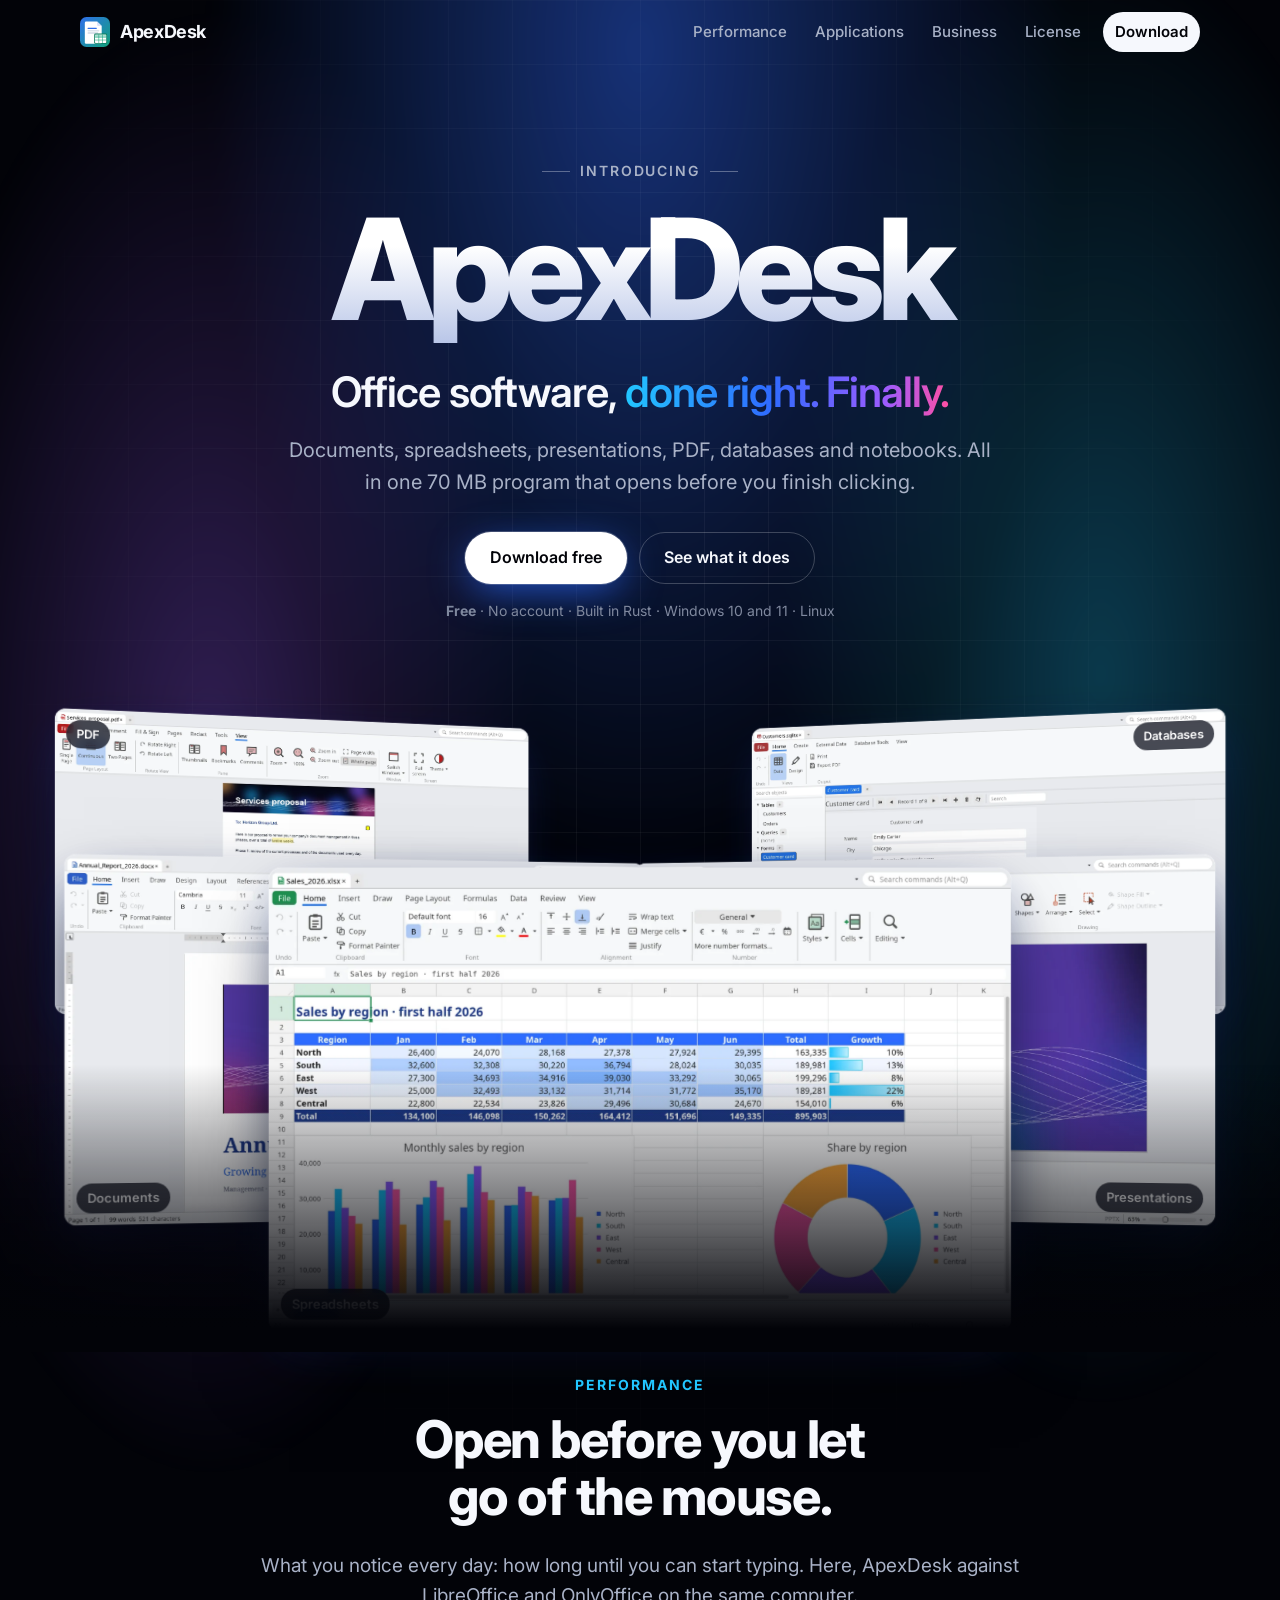
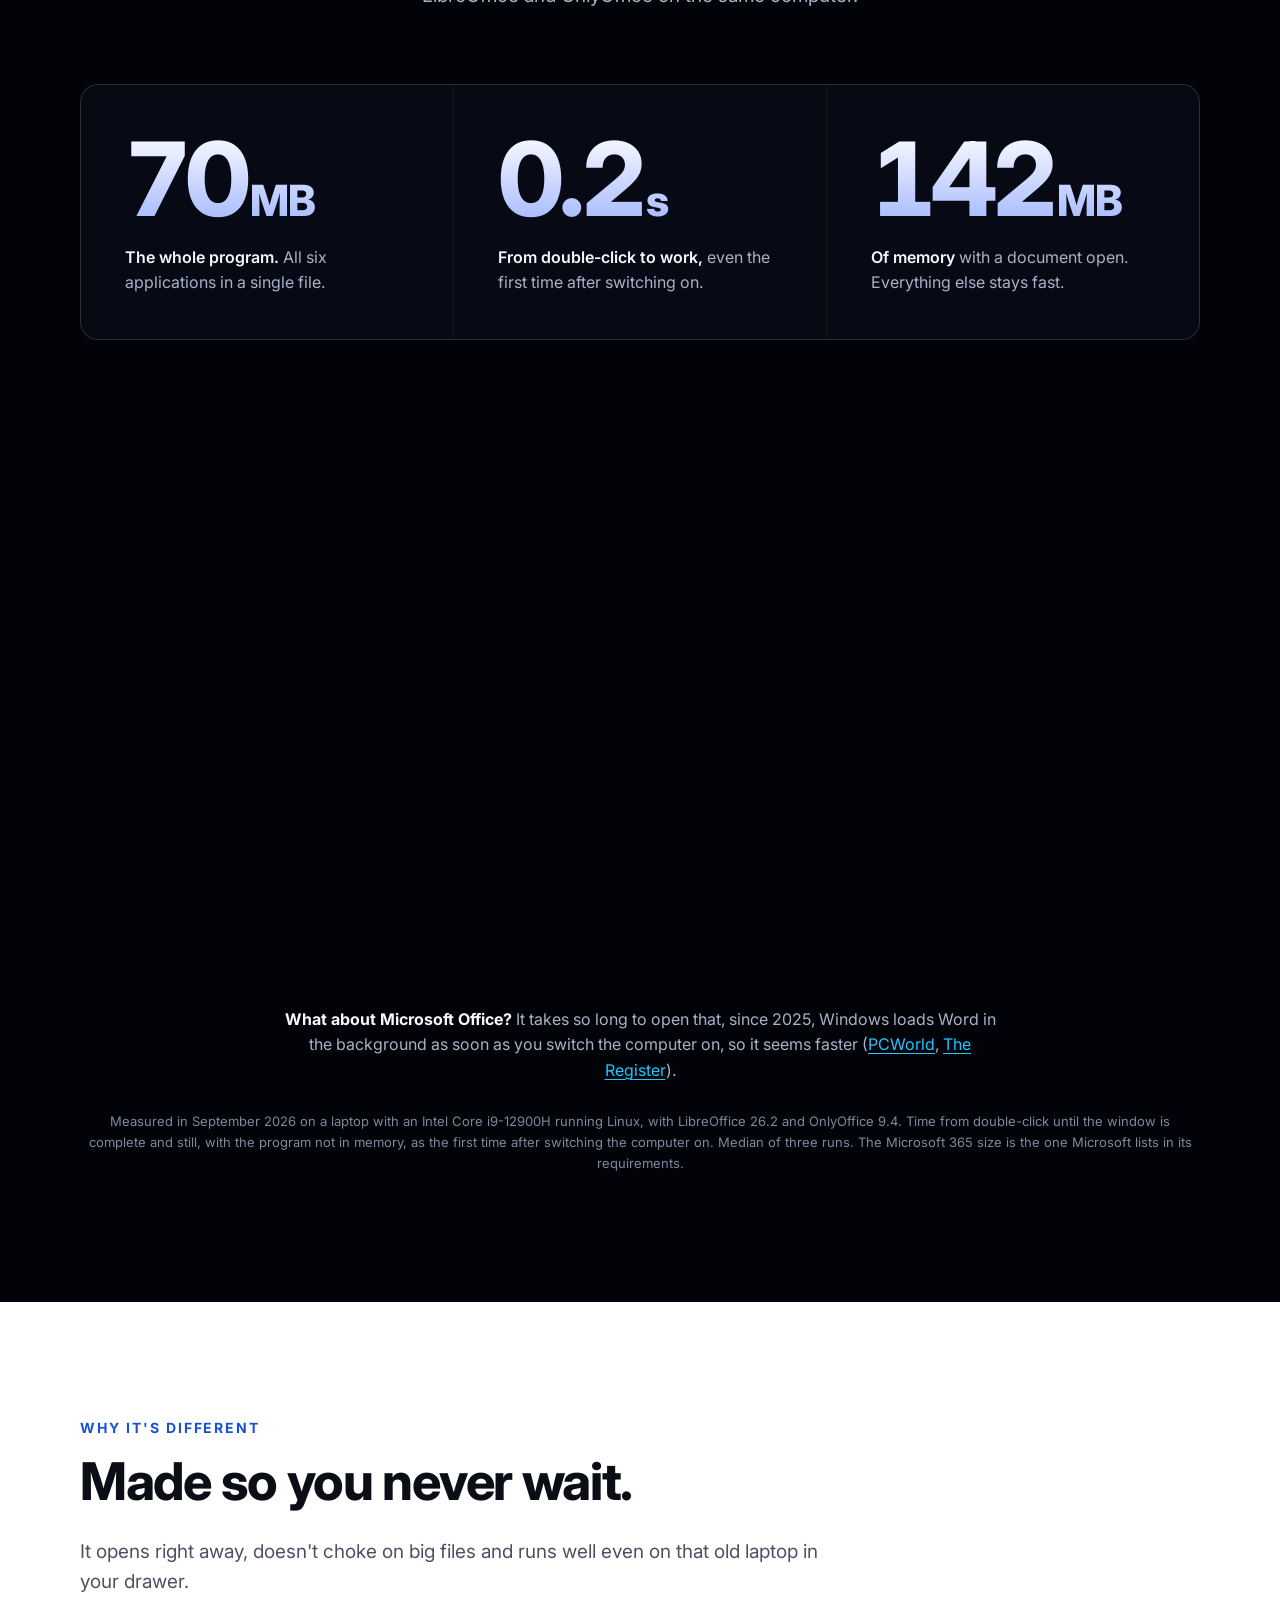
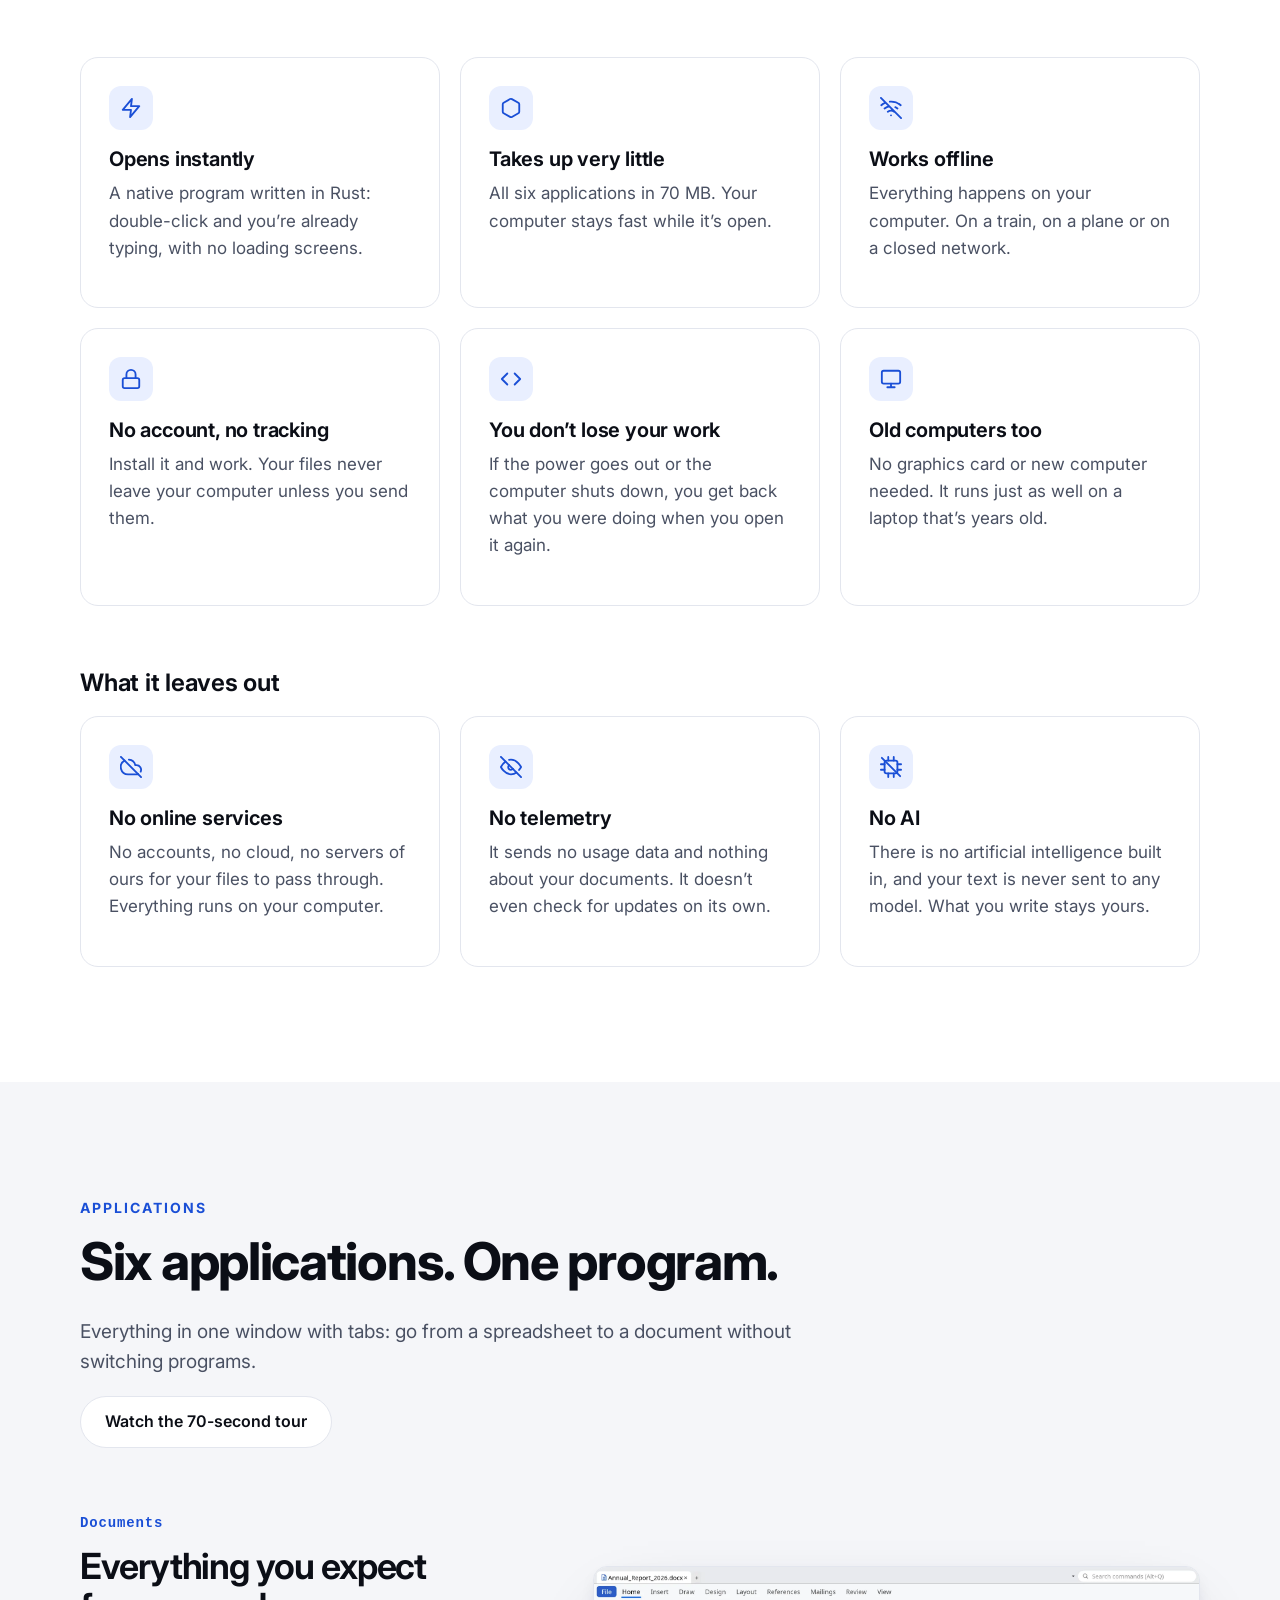
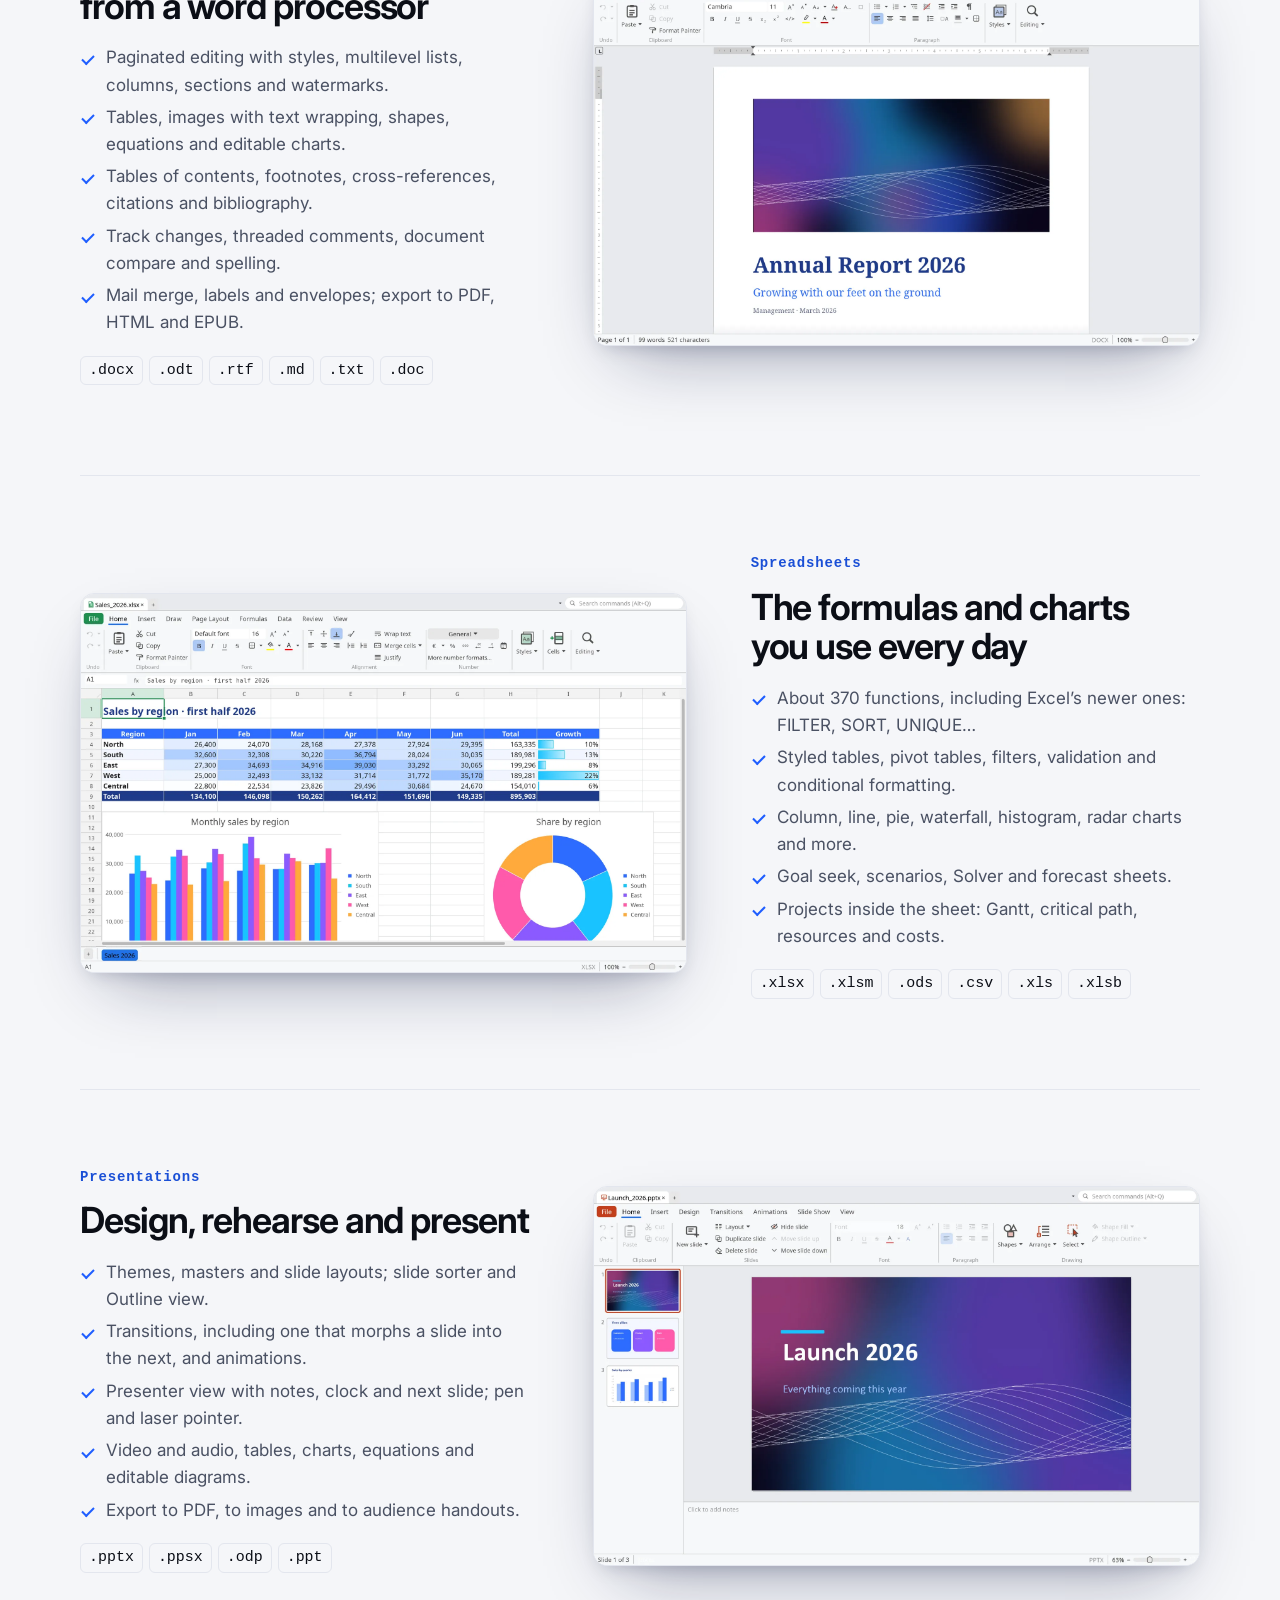
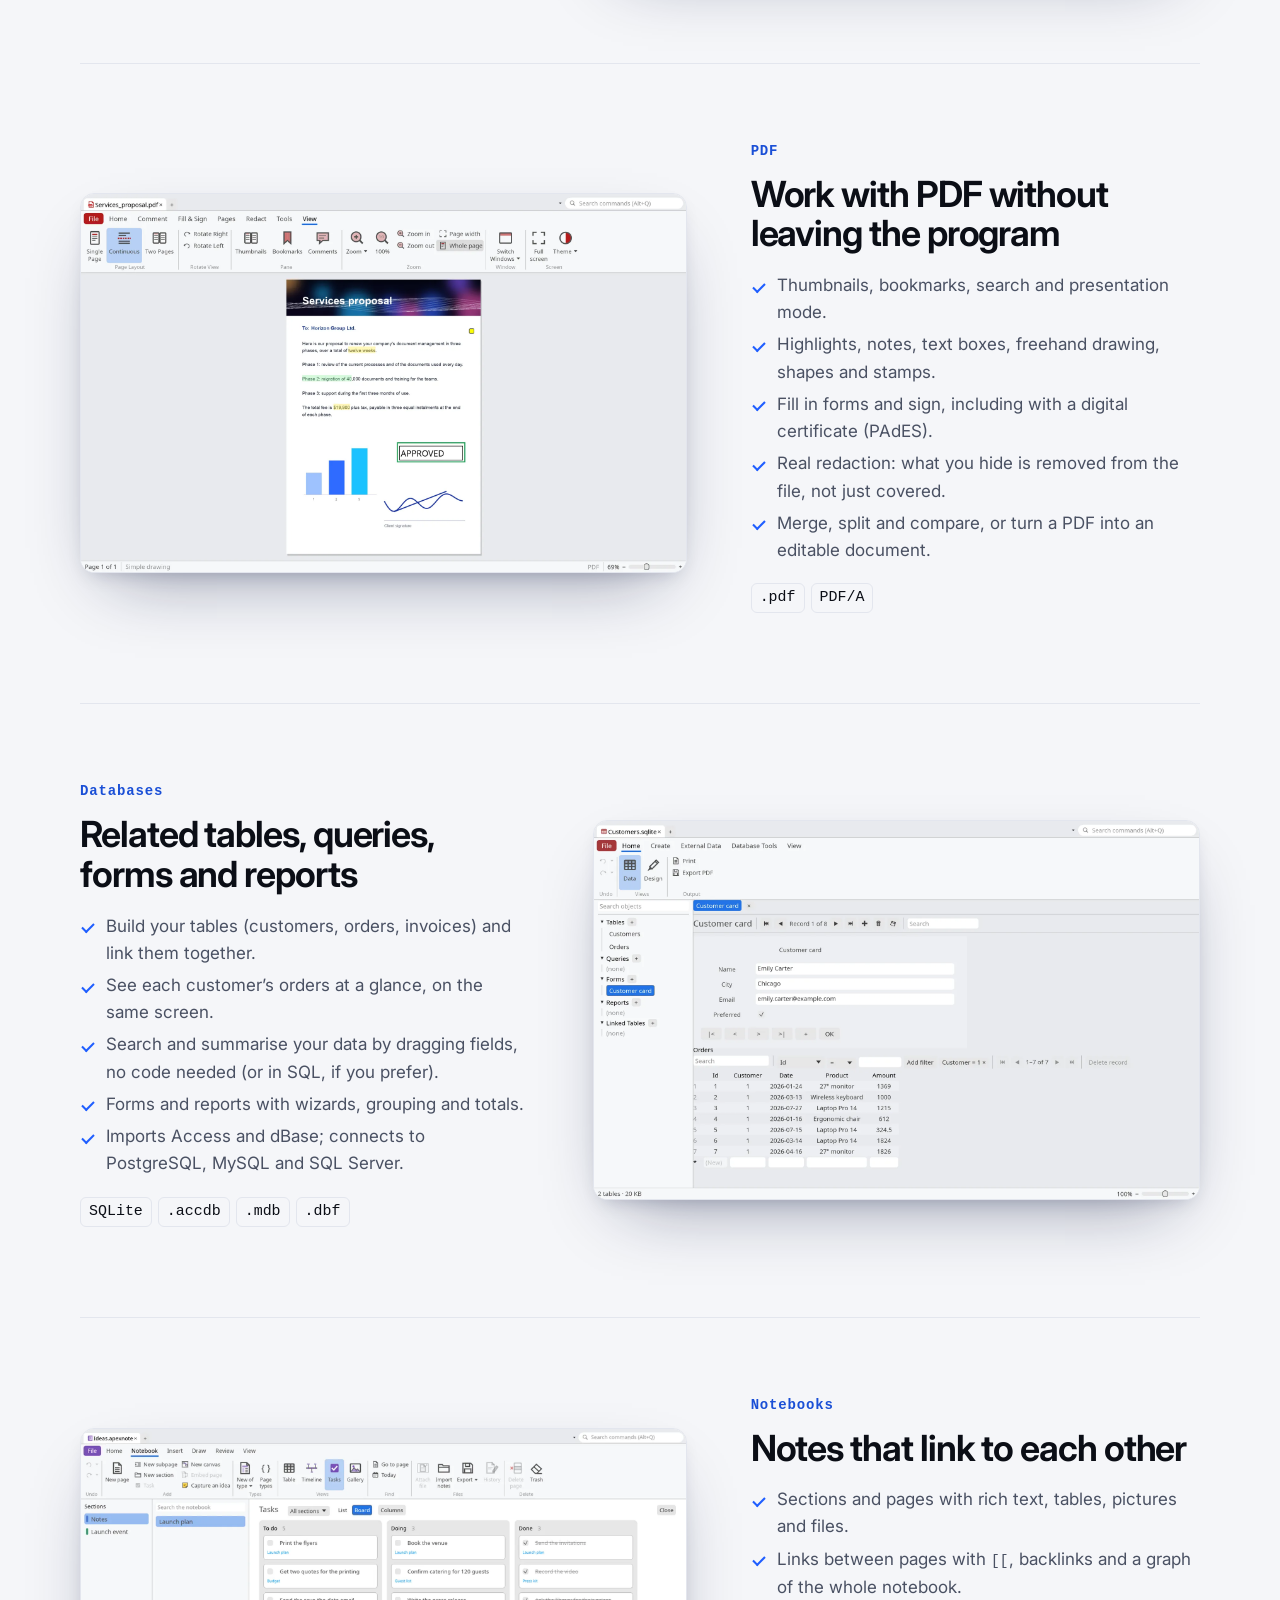
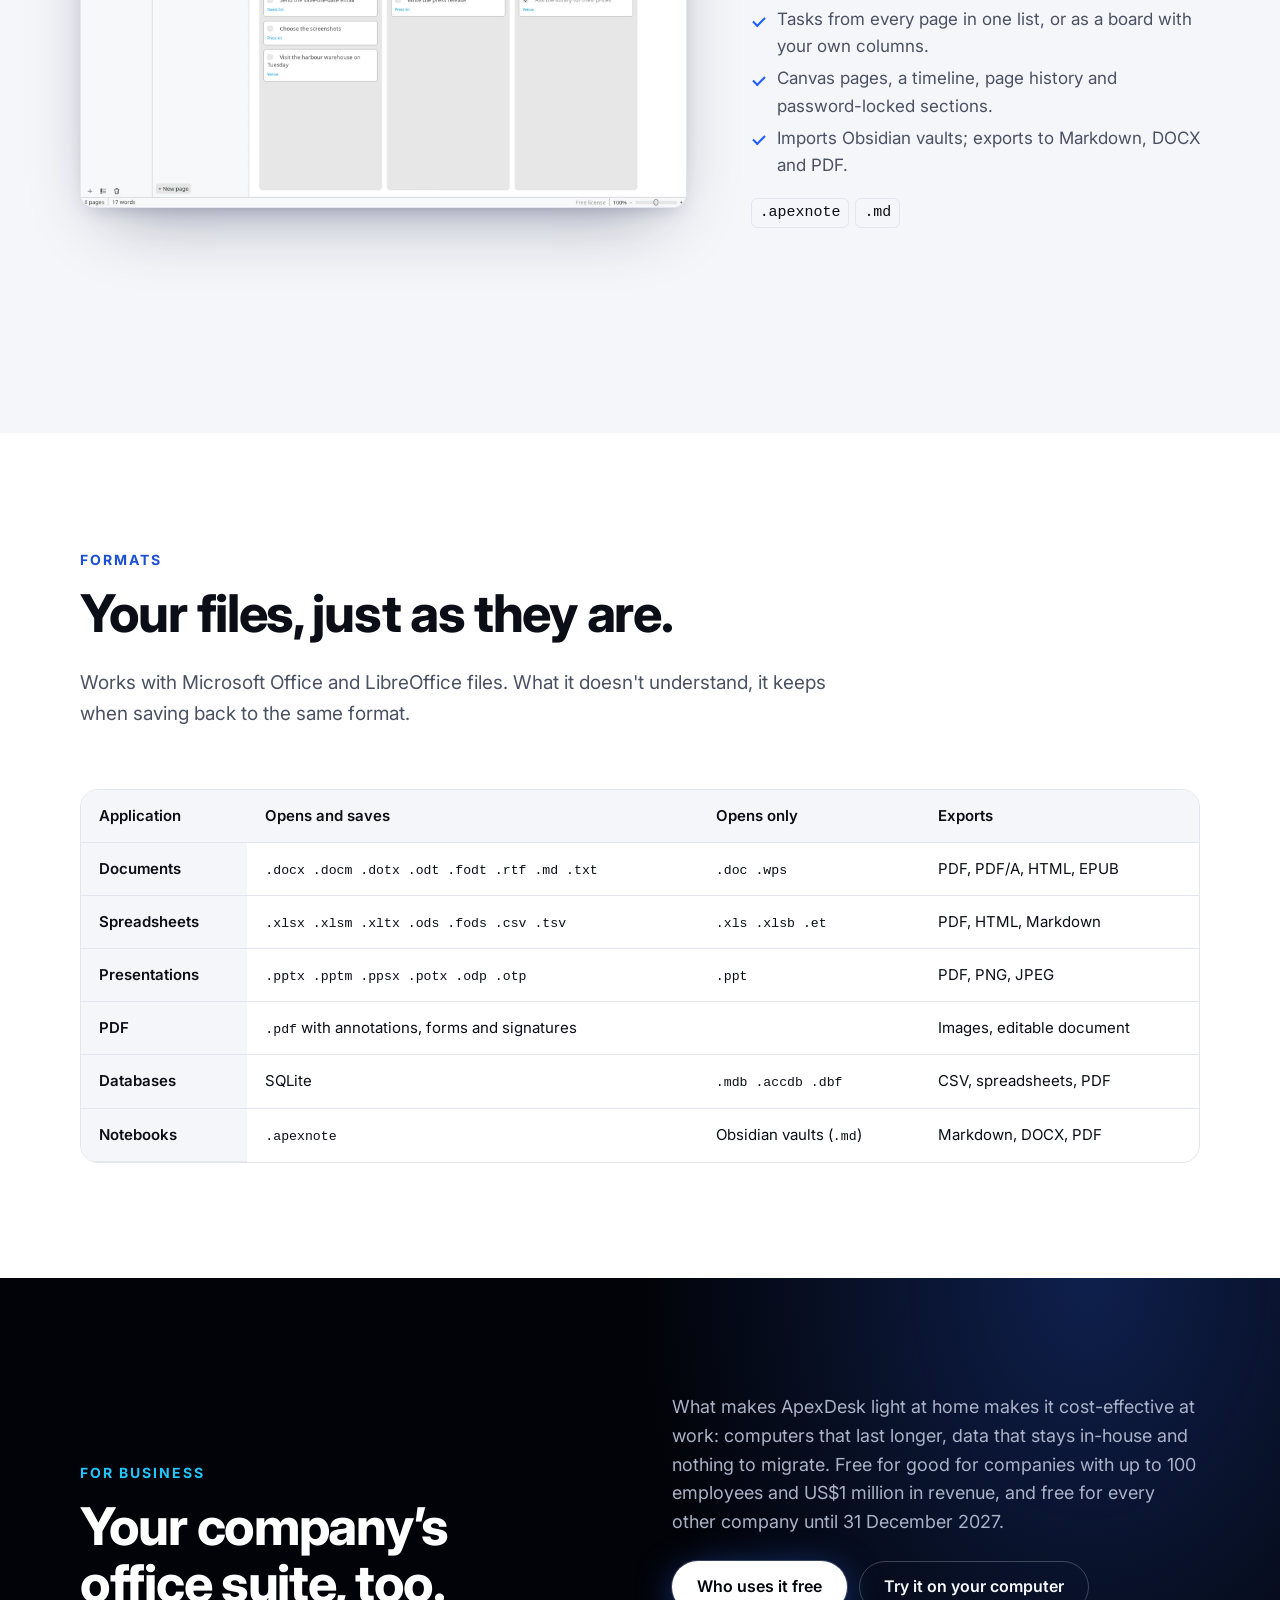
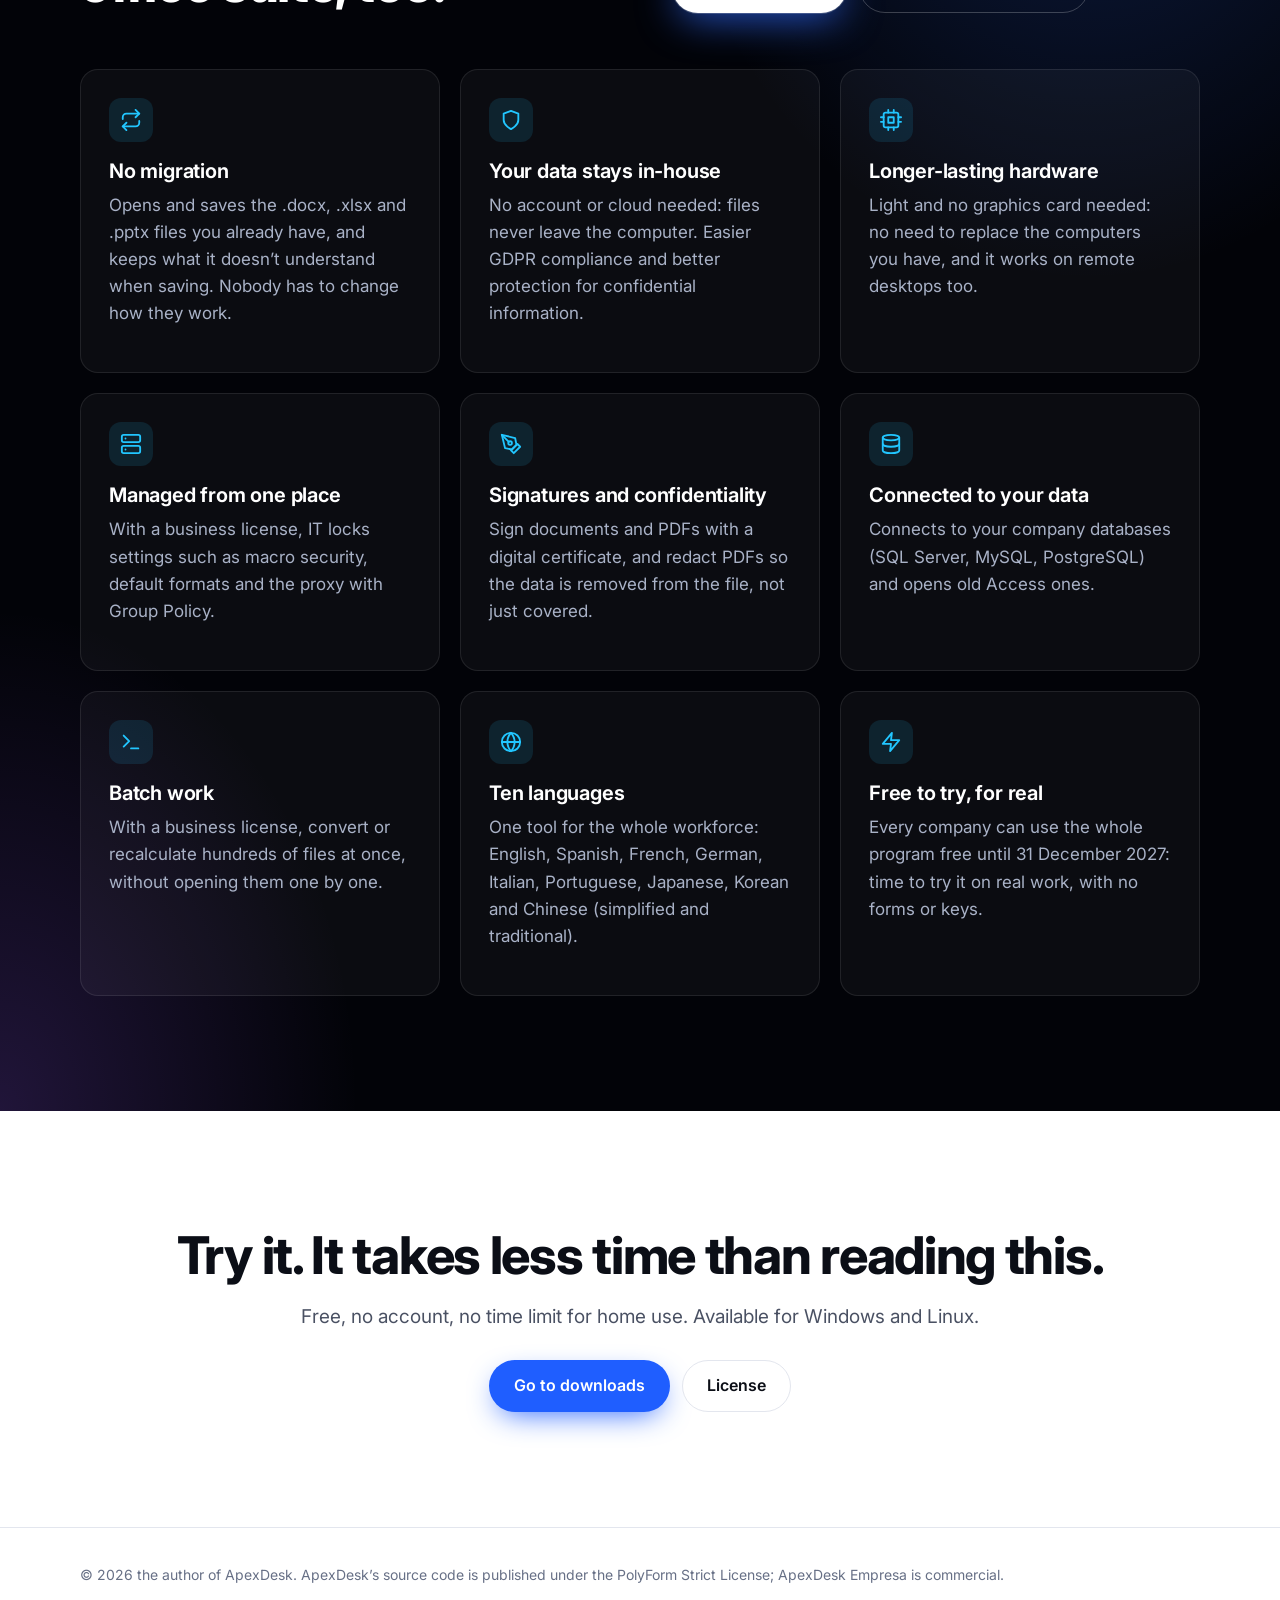
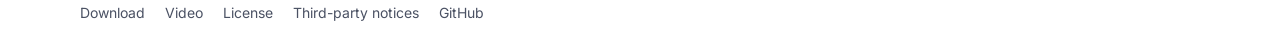
<file: index.html>
<!doctype html>
<html lang="en">
<head>
<meta charset="utf-8">
<meta name="tdm-reservation" content="1">
<meta name="tdm-policy" content="https://github.com/apexdesk/apexdesk/blob/main/NOTICE">
<meta name="viewport" content="width=device-width, initial-scale=1">
<title>ApexDesk — Office software, done right. Finally.</title>
<meta name="description" content="Documents, spreadsheets, presentations, PDF, databases and notebooks in one 70 MB native program, built in Rust, that opens instantly. Free. Works with Microsoft Office and OpenDocument files, offline, no account.">
<link rel="canonical" href="https://apexdesk.github.io/">
<meta property="og:type" content="website">
<meta property="og:site_name" content="ApexDesk">
<meta property="og:title" content="ApexDesk — Office software, done right. Finally.">
<meta property="og:description" content="Six applications in one 70 MB program, built in Rust, that opens instantly. Free.">
<meta property="og:url" content="https://apexdesk.github.io/">
<meta property="og:image" content="https://apexdesk.github.io/img/og.jpg">
<meta property="og:locale" content="en_US">
<meta name="twitter:card" content="summary_large_image">
<meta name="theme-color" content="#020308">
<link rel="icon" href="img/logo-mark.svg" type="image/svg+xml">
<link rel="icon" href="favicon.ico" sizes="32x32">
<link rel="apple-touch-icon" href="img/apple-touch-icon.png">
<link rel="preload" href="fonts/inter-var.woff2" as="font" type="font/woff2" crossorigin>
<link rel="preload" href="img/sheet_en.webp" as="image">
<link rel="stylesheet" href="css/style.css">
<script>document.documentElement.classList.add("js")</script>
</head>
<body class="home">
<a class="skip" href="#main">Skip to content</a>
<header class="site-header">
  <div class="wrap">
    <a class="brand" href="./"><img src="img/logo-mark.svg" alt="" width="30" height="30">ApexDesk</a>
    <nav class="nav" aria-label="Main">
      <a href="#performance">Performance</a>
      <a href="#applications">Applications</a>
      <a href="#business">Business</a>
      <a href="license.html">License</a>
      <a class="nav-cta" href="download.html">Download</a>
    </nav>
  </div>
</header>

<main id="main">
<div class="stage">
  <section class="hero" aria-labelledby="hero-title">
    <div class="wrap">
      <p class="eyebrow">Introducing</p>
      <h1 id="hero-title" class="hero-name">ApexDesk</h1>
      <p class="hero-line">Office software, <em>done right. Finally.</em></p>
      <p class="hero-sub">Documents, spreadsheets, presentations, PDF, databases and notebooks. All in one <span data-fig="exe_win">70</span>&nbsp;MB program that opens before you finish clicking.</p>
      <div class="hero-cta">
        <a class="btn btn-primary" href="download.html">Download free</a>
        <a class="btn btn-ghost" href="#applications">See what it does</a>
      </div>
      <p class="hero-note"><strong>Free</strong> · No account · Built in Rust · Windows 10 and 11 · Linux</p>
    </div>

    <div class="collage" aria-label="ApexDesk applications">
      <figure class="win w-pdf"><img src="img/pdf_en.webp" alt="PDF with highlights, notes and an approved stamp" width="1920" height="1200" loading="lazy"><figcaption>PDF</figcaption></figure>
      <figure class="win w-db"><img src="img/db_en.webp" alt="Customer database with a form and its orders" width="1920" height="1200" loading="lazy"><figcaption>Databases</figcaption></figure>
      <figure class="win w-doc"><img src="img/doc_en.webp" alt="Document with the cover of an annual report" width="1920" height="1200"><figcaption>Documents</figcaption></figure>
      <figure class="win w-slides"><img src="img/slides_en.webp" alt="Presentation with a launch slide" width="1920" height="1200"><figcaption>Presentations</figcaption></figure>
      <figure class="win w-sheet"><img src="img/sheet_en.webp" alt="Spreadsheet of sales by region with a column chart and a doughnut chart" width="1920" height="1200" fetchpriority="high"><figcaption>Spreadsheets</figcaption></figure>
    </div>
  </section>

  <section class="figures" id="performance" aria-labelledby="perf-title">
    <div class="wrap">
      <div class="figures-head reveal">
        <span class="kicker">Performance</span>
        <h2 id="perf-title">Open before you let go of the mouse.</h2>
        <p>What you notice every day: how long until you can start typing. Here, ApexDesk against LibreOffice and OnlyOffice on the same computer.</p>
      </div>

      <div class="big-figs reveal">
        <div class="big-fig"><span class="n"><span class="count" data-fig="exe_win">70</span><small>MB</small></span><p><strong>The whole program.</strong> All six applications in a single file.</p></div>
        <div class="big-fig"><span class="n"><span class="count" data-fig="start">0.2</span><small>s</small></span><p><strong>From double-click to work,</strong> even the first time after switching on.</p></div>
        <div class="big-fig"><span class="n"><span class="count" data-fig="rss_doc">142</span><small>MB</small></span><p><strong>Of memory</strong> with a document open. Everything else stays fast.</p></div>
      </div>

      <div class="compare reveal">
        <div class="cmp">
          <h3>Opening the program</h3>
          <p class="how">Seconds until you can start. Lower is better.</p>
          <div class="bar us"><span>ApexDesk</span><div class="track"><div class="fill out" data-bar="start" data-max="oo_start" style="--w:9.5%"><span class="v"><span data-fig="start">0.2</span>&nbsp;s</span></div></div></div>
          <div class="bar"><span>LibreOffice</span><div class="track"><div class="fill" data-bar="lo_start" data-max="oo_start" style="--w:57.1%"><span class="v"><span data-fig="lo_start">1.2</span>&nbsp;s</span></div></div></div>
          <div class="bar"><span>OnlyOffice</span><div class="track"><div class="fill" data-bar="oo_start" data-max="oo_start" style="--w:100.0%"><span class="v"><span data-fig="oo_start">2.1</span>&nbsp;s</span></div></div></div>
        </div>
        <div class="cmp">
          <h3>Opening a two-page letter</h3>
          <p class="how">Seconds, double-clicking the file. Lower is better.</p>
          <div class="bar us"><span>ApexDesk</span><div class="track"><div class="fill out" data-bar="open_doc" data-max="oo_open_doc" style="--w:8.6%"><span class="v"><span data-fig="open_doc">0.3</span>&nbsp;s</span></div></div></div>
          <div class="bar"><span>LibreOffice</span><div class="track"><div class="fill" data-bar="lo_open_doc" data-max="oo_open_doc" style="--w:88.6%"><span class="v"><span data-fig="lo_open_doc">3.1</span>&nbsp;s</span></div></div></div>
          <div class="bar"><span>OnlyOffice</span><div class="track"><div class="fill" data-bar="oo_open_doc" data-max="oo_open_doc" style="--w:100.0%"><span class="v"><span data-fig="oo_open_doc">3.5</span>&nbsp;s</span></div></div></div>
        </div>
        <div class="cmp">
          <h3>Disk space</h3>
          <p class="how">Installed program. Lower is better.</p>
          <div class="bar us"><span>ApexDesk</span><div class="track"><div class="fill out" data-bar="exe_linux" data-max="ms_disk" style="--w:1.6%"><span class="v"><span data-fig="exe_linux">62</span>&nbsp;MB</span></div></div></div>
          <div class="bar"><span>LibreOffice</span><div class="track"><div class="fill out" data-bar="lo_disk" data-max="ms_disk" style="--w:10.0%"><span class="v"><span data-fig="lo_disk">400</span>&nbsp;MB</span></div></div></div>
          <div class="bar"><span>OnlyOffice</span><div class="track"><div class="fill" data-bar="oo_disk" data-max="ms_disk" style="--w:33.1%"><span class="v"><span data-fig="oo_disk_gb">1.3</span>&nbsp;GB</span></div></div></div>
          <div class="bar"><span>Microsoft 365</span><div class="track"><div class="fill" data-bar="ms_disk" data-max="ms_disk" style="--w:100.0%"><span class="v"><span data-fig="ms_disk_gb">4</span>&nbsp;GB</span></div></div></div>
        </div>
        <div class="cmp">
          <h3>Memory with the letter open</h3>
          <p class="how">In MB. Lower is better.</p>
          <div class="bar us"><span>ApexDesk</span><div class="track"><div class="fill out" data-bar="rss_doc" data-max="oo_rss_doc" style="--w:12.4%"><span class="v"><span data-fig="rss_doc">142</span>&nbsp;MB</span></div></div></div>
          <div class="bar"><span>LibreOffice</span><div class="track"><div class="fill" data-bar="lo_rss_doc" data-max="oo_rss_doc" style="--w:27.8%"><span class="v"><span data-fig="lo_rss_doc">318</span>&nbsp;MB</span></div></div></div>
          <div class="bar"><span>OnlyOffice</span><div class="track"><div class="fill" data-bar="oo_rss_doc" data-max="oo_rss_doc" style="--w:100.0%"><span class="v"><span data-fig="oo_rss_doc">1145</span>&nbsp;MB</span></div></div></div>
        </div>
      </div>
      <p class="ms-note"><strong>What about Microsoft Office?</strong> It takes so long to open that, since 2025, Windows loads Word in the background as soon as you switch the computer on, so it seems faster (<a href="https://www.pcworld.com/article/2651749/office-is-too-slow-so-microsoft-is-making-it-load-at-windows-startup.html" rel="noopener">PCWorld</a>, <a href="https://www.theregister.com/2025/05/01/microsoft_will_preload_office_apps/" rel="noopener">The Register</a>).</p>
      <p class="fine">Measured in <span data-fig="date">September 2026</span> on a laptop with an <span data-fig="cpu">Intel Core i9-12900H</span> running Linux, with LibreOffice 26.2 and OnlyOffice 9.4. Time from double-click until the window is complete and still, with the program not in memory, as the first time after switching the computer on. Median of three runs. The Microsoft 365 size is the one Microsoft lists in its requirements.</p>
    </div>
  </section>
</div>

<section id="advantages" aria-labelledby="adv-title">
  <div class="wrap">
    <div class="section-head reveal">
      <span class="kicker">Why it's different</span>
      <h2 id="adv-title">Made so you never wait.</h2>
      <p>It opens right away, doesn't choke on big files and runs well even on that old laptop in your drawer.</p>
    </div>
    <div class="grid">
      <div class="card reveal"><div class="ico"><svg viewBox="0 0 24 24" fill="none" stroke="currentColor" stroke-width="2" stroke-linecap="round" stroke-linejoin="round" aria-hidden="true"><path d="M13 2 3 14h9l-1 8 10-12h-9l1-8z"/></svg></div><h3>Opens instantly</h3><p>A native program written in Rust: double-click and you’re already typing, with no loading screens.</p></div>
      <div class="card reveal"><div class="ico"><svg viewBox="0 0 24 24" fill="none" stroke="currentColor" stroke-width="2" stroke-linecap="round" stroke-linejoin="round" aria-hidden="true"><path d="M21 16V8a2 2 0 0 0-1-1.73l-7-4a2 2 0 0 0-2 0l-7 4A2 2 0 0 0 3 8v8a2 2 0 0 0 1 1.73l7 4a2 2 0 0 0 2 0l7-4A2 2 0 0 0 21 16z"/></svg></div><h3>Takes up very little</h3><p>All six applications in <span data-fig="exe_win">70</span>&nbsp;MB. Your computer stays fast while it’s open.</p></div>
      <div class="card reveal"><div class="ico"><svg viewBox="0 0 24 24" fill="none" stroke="currentColor" stroke-width="2" stroke-linecap="round" stroke-linejoin="round" aria-hidden="true"><path d="M1 1l22 22M16.72 11.06A10.94 10.94 0 0 1 19 12.55M5 12.55a10.94 10.94 0 0 1 5.17-2.39M10.71 5.05A16 16 0 0 1 22.58 9M1.42 9a15.91 15.91 0 0 1 4.7-2.88M8.53 16.11a6 6 0 0 1 6.95 0M12 20h.01"/></svg></div><h3>Works offline</h3><p>Everything happens on your computer. On a train, on a plane or on a closed network.</p></div>
      <div class="card reveal"><div class="ico"><svg viewBox="0 0 24 24" fill="none" stroke="currentColor" stroke-width="2" stroke-linecap="round" stroke-linejoin="round" aria-hidden="true"><rect x="3" y="11" width="18" height="11" rx="2"/><path d="M7 11V7a5 5 0 0 1 10 0v4"/></svg></div><h3>No account, no tracking</h3><p>Install it and work. Your files never leave your computer unless you send them.</p></div>
      <div class="card reveal"><div class="ico"><svg viewBox="0 0 24 24" fill="none" stroke="currentColor" stroke-width="2" stroke-linecap="round" stroke-linejoin="round" aria-hidden="true"><polyline points="16 18 22 12 16 6"/><polyline points="8 6 2 12 8 18"/></svg></div><h3>You don’t lose your work</h3><p>If the power goes out or the computer shuts down, you get back what you were doing when you open it again.</p></div>
      <div class="card reveal"><div class="ico"><svg viewBox="0 0 24 24" fill="none" stroke="currentColor" stroke-width="2" stroke-linecap="round" stroke-linejoin="round" aria-hidden="true"><rect x="2" y="3" width="20" height="14" rx="2"/><path d="M8 21h8M12 17v4"/></svg></div><h3>Old computers too</h3><p>No graphics card or new computer needed. It runs just as well on a laptop that’s years old.</p></div>
    </div>
    <div class="without reveal">
      <h3 class="without-title">What it leaves out</h3>
      <div class="grid">
        <div class="card"><div class="ico"><svg viewBox="0 0 24 24" fill="none" stroke="currentColor" stroke-width="2" stroke-linecap="round" stroke-linejoin="round" aria-hidden="true"><path d="M22.61 16.95A5 5 0 0 0 18 10h-1.26a8 8 0 0 0-7.05-6M5 5a8 8 0 0 0 4 15h9a5 5 0 0 0 1.7-.3"/><line x1="1" y1="1" x2="23" y2="23"/></svg></div><h3>No online services</h3><p>No accounts, no cloud, no servers of ours for your files to pass through. Everything runs on your computer.</p></div>
        <div class="card"><div class="ico"><svg viewBox="0 0 24 24" fill="none" stroke="currentColor" stroke-width="2" stroke-linecap="round" stroke-linejoin="round" aria-hidden="true"><path d="M17.94 17.94A10.07 10.07 0 0 1 12 20c-7 0-11-8-11-8a18.45 18.45 0 0 1 5.06-5.94M9.9 4.24A9.12 9.12 0 0 1 12 4c7 0 11 8 11 8a18.5 18.5 0 0 1-2.16 3.19m-6.72-1.07a3 3 0 1 1-4.24-4.24"/><line x1="1" y1="1" x2="23" y2="23"/></svg></div><h3>No telemetry</h3><p>It sends no usage data and nothing about your documents. It doesn’t even check for updates on its own.</p></div>
        <div class="card"><div class="ico"><svg viewBox="0 0 24 24" fill="none" stroke="currentColor" stroke-width="2" stroke-linecap="round" stroke-linejoin="round" aria-hidden="true"><rect x="5" y="5" width="14" height="14" rx="2"/><path d="M9 1v4M15 1v4M9 19v4M15 19v4M1 9h4M1 15h4M19 9h4M19 15h4"/><line x1="2" y1="2" x2="22" y2="22"/></svg></div><h3>No AI</h3><p>There is no artificial intelligence built in, and your text is never sent to any model. What you write stays yours.</p></div>
      </div>
    </div>
  </div>
</section>

<section class="alt" id="applications" aria-labelledby="apps-title">
  <div class="wrap">
    <div class="section-head reveal">
      <span class="kicker">Applications</span>
      <h2 id="apps-title">Six applications. One program.</h2>
      <p>Everything in one window with tabs: go from a spreadsheet to a document without switching programs.</p>
      <p><a class="btn btn-ghost" href="video.html">Watch the 70-second tour</a></p>
    </div>

    <article class="app reveal">
      <div class="app-text">
        <span class="num">Documents</span>
        <h3>Everything you expect from a word processor</h3>
        <ul>
          <li>Paginated editing with styles, multilevel lists, columns, sections and watermarks.</li>
          <li>Tables, images with text wrapping, shapes, equations and editable charts.</li>
          <li>Tables of contents, footnotes, cross-references, citations and bibliography.</li>
          <li>Track changes, threaded comments, document compare and spelling.</li>
          <li>Mail merge, labels and envelopes; export to PDF, HTML and EPUB.</li>
        </ul>
        <ul class="fmts" aria-label="Formats"><li><code>.docx</code></li><li><code>.odt</code></li><li><code>.rtf</code></li><li><code>.md</code></li><li><code>.txt</code></li><li><code>.doc</code></li></ul>
      </div>
      <div class="shot"><img src="img/doc_en.webp" alt="Document with the cover of an annual report" width="1920" height="1200" loading="lazy"></div>
    </article>

    <article class="app flip reveal">
      <div class="app-text">
        <span class="num">Spreadsheets</span>
        <h3>The formulas and charts you use every day</h3>
        <ul>
          <li>About 370 functions, including Excel’s newer ones: FILTER, SORT, UNIQUE…</li>
          <li>Styled tables, pivot tables, filters, validation and conditional formatting.</li>
          <li>Column, line, pie, waterfall, histogram, radar charts and more.</li>
          <li>Goal seek, scenarios, Solver and forecast sheets.</li>
          <li>Projects inside the sheet: Gantt, critical path, resources and costs.</li>
        </ul>
        <ul class="fmts" aria-label="Formats"><li><code>.xlsx</code></li><li><code>.xlsm</code></li><li><code>.ods</code></li><li><code>.csv</code></li><li><code>.xls</code></li><li><code>.xlsb</code></li></ul>
      </div>
      <div class="shot"><img src="img/sheet_en.webp" alt="Spreadsheet of sales by region with charts" width="1920" height="1200" loading="lazy"></div>
    </article>

    <article class="app reveal">
      <div class="app-text">
        <span class="num">Presentations</span>
        <h3>Design, rehearse and present</h3>
        <ul>
          <li>Themes, masters and slide layouts; slide sorter and Outline view.</li>
          <li>Transitions, including one that morphs a slide into the next, and animations.</li>
          <li>Presenter view with notes, clock and next slide; pen and laser pointer.</li>
          <li>Video and audio, tables, charts, equations and editable diagrams.</li>
          <li>Export to PDF, to images and to audience handouts.</li>
        </ul>
        <ul class="fmts" aria-label="Formats"><li><code>.pptx</code></li><li><code>.ppsx</code></li><li><code>.odp</code></li><li><code>.ppt</code></li></ul>
      </div>
      <div class="shot"><img src="img/slides_en.webp" alt="Presentation with a launch slide" width="1920" height="1200" loading="lazy"></div>
    </article>

    <article class="app flip reveal">
      <div class="app-text">
        <span class="num">PDF</span>
        <h3>Work with PDF without leaving the program</h3>
        <ul>
          <li>Thumbnails, bookmarks, search and presentation mode.</li>
          <li>Highlights, notes, text boxes, freehand drawing, shapes and stamps.</li>
          <li>Fill in forms and sign, including with a digital certificate (PAdES).</li>
          <li>Real redaction: what you hide is removed from the file, not just covered.</li>
          <li>Merge, split and compare, or turn a PDF into an editable document.</li>
        </ul>
        <ul class="fmts" aria-label="Formats"><li><code>.pdf</code></li><li><code>PDF/A</code></li></ul>
      </div>
      <div class="shot"><img src="img/pdf_en.webp" alt="PDF with highlights, notes and an approved stamp" width="1920" height="1200" loading="lazy"></div>
    </article>

    <article class="app reveal">
      <div class="app-text">
        <span class="num">Databases</span>
        <h3>Related tables, queries, forms and reports</h3>
        <ul>
          <li>Build your tables (customers, orders, invoices) and link them together.</li>
          <li>See each customer’s orders at a glance, on the same screen.</li>
          <li>Search and summarise your data by dragging fields, no code needed (or in SQL, if you prefer).</li>
          <li>Forms and reports with wizards, grouping and totals.</li>
          <li>Imports Access and dBase; connects to PostgreSQL, MySQL and SQL Server.</li>
        </ul>
        <ul class="fmts" aria-label="Formats"><li><code>SQLite</code></li><li><code>.accdb</code></li><li><code>.mdb</code></li><li><code>.dbf</code></li></ul>
      </div>
      <div class="shot"><img src="img/db_en.webp" alt="Customer database with a form and its orders" width="1920" height="1200" loading="lazy"></div>
    </article>
    <article class="app flip reveal">
      <div class="app-text">
        <span class="num">Notebooks</span>
        <h3>Notes that link to each other</h3>
        <ul>
          <li>Sections and pages with rich text, tables, pictures and files.</li>
          <li>Links between pages with <code>[[</code>, backlinks and a graph of the whole notebook.</li>
          <li>Tasks from every page in one list, or as a board with your own columns.</li>
          <li>Canvas pages, a timeline, page history and password-locked sections.</li>
          <li>Imports Obsidian vaults; exports to Markdown, DOCX and PDF.</li>
        </ul>
        <ul class="fmts" aria-label="Formats"><li><code>.apexnote</code></li><li><code>.md</code></li></ul>
      </div>
      <div class="shot"><img src="img/note_en.webp" alt="Notebook with linked pages and a task board" width="1920" height="1200" loading="lazy"></div>
    </article>
  </div>
</section>

<section id="formats" aria-labelledby="fmt-title">
  <div class="wrap">
    <div class="section-head reveal">
      <span class="kicker">Formats</span>
      <h2 id="fmt-title">Your files, just as they are.</h2>
      <p>Works with Microsoft Office and LibreOffice files. What it doesn't understand, it keeps when saving back to the same format.</p>
    </div>
    <div class="table-wrap reveal">
      <table>
        <caption class="skip">Formats each application opens and saves</caption>
        <thead><tr><th scope="col">Application</th><th scope="col">Opens and saves</th><th scope="col">Opens only</th><th scope="col">Exports</th></tr></thead>
        <tbody>
          <tr><th scope="row">Documents</th><td><code>.docx .docm .dotx .odt .fodt .rtf .md .txt</code></td><td><code>.doc .wps</code></td><td>PDF, PDF/A, HTML, EPUB</td></tr>
          <tr><th scope="row">Spreadsheets</th><td><code>.xlsx .xlsm .xltx .ods .fods .csv .tsv</code></td><td><code>.xls .xlsb .et</code></td><td>PDF, HTML, Markdown</td></tr>
          <tr><th scope="row">Presentations</th><td><code>.pptx .pptm .ppsx .potx .odp .otp</code></td><td><code>.ppt</code></td><td>PDF, PNG, JPEG</td></tr>
          <tr><th scope="row">PDF</th><td><code>.pdf</code> with annotations, forms and signatures</td><td></td><td>Images, editable document</td></tr>
          <tr><th scope="row">Databases</th><td>SQLite</td><td><code>.mdb .accdb .dbf</code></td><td>CSV, spreadsheets, PDF</td></tr>
          <tr><th scope="row">Notebooks</th><td><code>.apexnote</code></td><td>Obsidian vaults (<code>.md</code>)</td><td>Markdown, DOCX, PDF</td></tr>
        </tbody>
      </table>
    </div>
  </div>
</section>

<section class="biz" id="business" aria-labelledby="biz-title">
  <div class="wrap">
    <div class="biz-head reveal">
      <div>
        <span class="kicker">For business</span>
        <h2 id="biz-title">Your company’s office suite, too.</h2>
      </div>
      <div>
        <p>What makes ApexDesk light at home makes it cost-effective at work: computers that last longer, data that stays in-house and nothing to migrate. Free for good for companies with up to 100 employees and US$1 million in revenue, and free for every other company until 31 December 2027.</p>
        <div class="hero-cta">
          <a class="btn btn-primary" href="license.html">Who uses it free</a>
          <a class="btn btn-ghost" href="download.html">Try it on your computer</a>
        </div>
      </div>
    </div>
    <div class="grid biz-grid">
      <div class="card reveal"><div class="ico"><svg viewBox="0 0 24 24" fill="none" stroke="currentColor" stroke-width="2" stroke-linecap="round" stroke-linejoin="round" aria-hidden="true"><path d="M17 1l4 4-4 4"/><path d="M3 11V9a4 4 0 0 1 4-4h14"/><path d="M7 23l-4-4 4-4"/><path d="M21 13v2a4 4 0 0 1-4 4H3"/></svg></div><h3>No migration</h3><p>Opens and saves the .docx, .xlsx and .pptx files you already have, and keeps what it doesn’t understand when saving. Nobody has to change how they work.</p></div>
      <div class="card reveal"><div class="ico"><svg viewBox="0 0 24 24" fill="none" stroke="currentColor" stroke-width="2" stroke-linecap="round" stroke-linejoin="round" aria-hidden="true"><path d="M12 22s8-4 8-10V5l-8-3-8 3v7c0 6 8 10 8 10z"/></svg></div><h3>Your data stays in-house</h3><p>No account or cloud needed: files never leave the computer. Easier GDPR compliance and better protection for confidential information.</p></div>
      <div class="card reveal"><div class="ico"><svg viewBox="0 0 24 24" fill="none" stroke="currentColor" stroke-width="2" stroke-linecap="round" stroke-linejoin="round" aria-hidden="true"><rect x="4" y="4" width="16" height="16" rx="2"/><rect x="9" y="9" width="6" height="6"/><path d="M9 1v3M15 1v3M9 20v3M15 20v3M20 9h3M20 14h3M1 9h3M1 14h3"/></svg></div><h3>Longer-lasting hardware</h3><p>Light and no graphics card needed: no need to replace the computers you have, and it works on remote desktops too.</p></div>
      <div class="card reveal"><div class="ico"><svg viewBox="0 0 24 24" fill="none" stroke="currentColor" stroke-width="2" stroke-linecap="round" stroke-linejoin="round" aria-hidden="true"><rect x="2" y="2" width="20" height="8" rx="2"/><rect x="2" y="14" width="20" height="8" rx="2"/><path d="M6 6h.01M6 18h.01"/></svg></div><h3>Managed from one place</h3><p>With a business license, IT locks settings such as macro security, default formats and the proxy with Group Policy.</p></div>
      <div class="card reveal"><div class="ico"><svg viewBox="0 0 24 24" fill="none" stroke="currentColor" stroke-width="2" stroke-linecap="round" stroke-linejoin="round" aria-hidden="true"><path d="M12 19l7-7 3 3-7 7-3-3z"/><path d="M18 13l-1.5-7.5L2 2l3.5 14.5L13 18l5-5z"/><path d="M2 2l7.586 7.586"/><circle cx="11" cy="11" r="2"/></svg></div><h3>Signatures and confidentiality</h3><p>Sign documents and PDFs with a digital certificate, and redact PDFs so the data is removed from the file, not just covered.</p></div>
      <div class="card reveal"><div class="ico"><svg viewBox="0 0 24 24" fill="none" stroke="currentColor" stroke-width="2" stroke-linecap="round" stroke-linejoin="round" aria-hidden="true"><ellipse cx="12" cy="5" rx="9" ry="3"/><path d="M21 12c0 1.66-4 3-9 3s-9-1.34-9-3"/><path d="M3 5v14c0 1.66 4 3 9 3s9-1.34 9-3V5"/></svg></div><h3>Connected to your data</h3><p>Connects to your company databases (SQL Server, MySQL, PostgreSQL) and opens old Access ones.</p></div>
      <div class="card reveal"><div class="ico"><svg viewBox="0 0 24 24" fill="none" stroke="currentColor" stroke-width="2" stroke-linecap="round" stroke-linejoin="round" aria-hidden="true"><polyline points="4 17 10 11 4 5"/><line x1="12" y1="19" x2="20" y2="19"/></svg></div><h3>Batch work</h3><p>With a business license, convert or recalculate hundreds of files at once, without opening them one by one.</p></div>
      <div class="card reveal"><div class="ico"><svg viewBox="0 0 24 24" fill="none" stroke="currentColor" stroke-width="2" stroke-linecap="round" stroke-linejoin="round" aria-hidden="true"><circle cx="12" cy="12" r="10"/><path d="M2 12h20"/><path d="M12 2a15.3 15.3 0 0 1 4 10 15.3 15.3 0 0 1-4 10 15.3 15.3 0 0 1-4-10 15.3 15.3 0 0 1 4-10z"/></svg></div><h3>Ten languages</h3><p>One tool for the whole workforce: English, Spanish, French, German, Italian, Portuguese, Japanese, Korean and Chinese (simplified and traditional).</p></div>
      <div class="card reveal"><div class="ico"><svg viewBox="0 0 24 24" fill="none" stroke="currentColor" stroke-width="2" stroke-linecap="round" stroke-linejoin="round" aria-hidden="true"><path d="M13 2 3 14h9l-1 8 10-12h-9l1-8z"/></svg></div><h3>Free to try, for real</h3><p>Every company can use the whole program free until 31 December 2027: time to try it on real work, with no forms or keys.</p></div>
    </div>
  </div>
</section>

<section class="closing" aria-labelledby="end-title">
  <div class="wrap reveal">
    <h2 id="end-title">Try it. It takes less time than reading this.</h2>
    <p>Free, no account, no time limit for home use. Available for Windows and Linux.</p>
    <div class="hero-cta">
      <a class="btn btn-primary" href="download.html">Go to downloads</a>
      <a class="btn btn-ghost" href="license.html">License</a>
    </div>
  </div>
</section>
</main>

<footer class="site-footer">
  <div class="wrap">
    <p>© 2026 the author of ApexDesk. ApexDesk’s source code is published under the PolyForm Strict License; ApexDesk Empresa is commercial.</p>
    <nav aria-label="Footer">
      <a href="download.html">Download</a>
      <a href="video.html">Video</a>
      <a href="license.html">License</a>
      <a href="legal/third-party-notices.txt">Third-party notices</a>
      <a href="https://github.com/apexdesk/apexdesk">GitHub</a>
    </nav>
  </div>
</footer>
<script src="js/figures.js"></script>
<script src="js/main.js"></script>
</body>
</html>
</file>
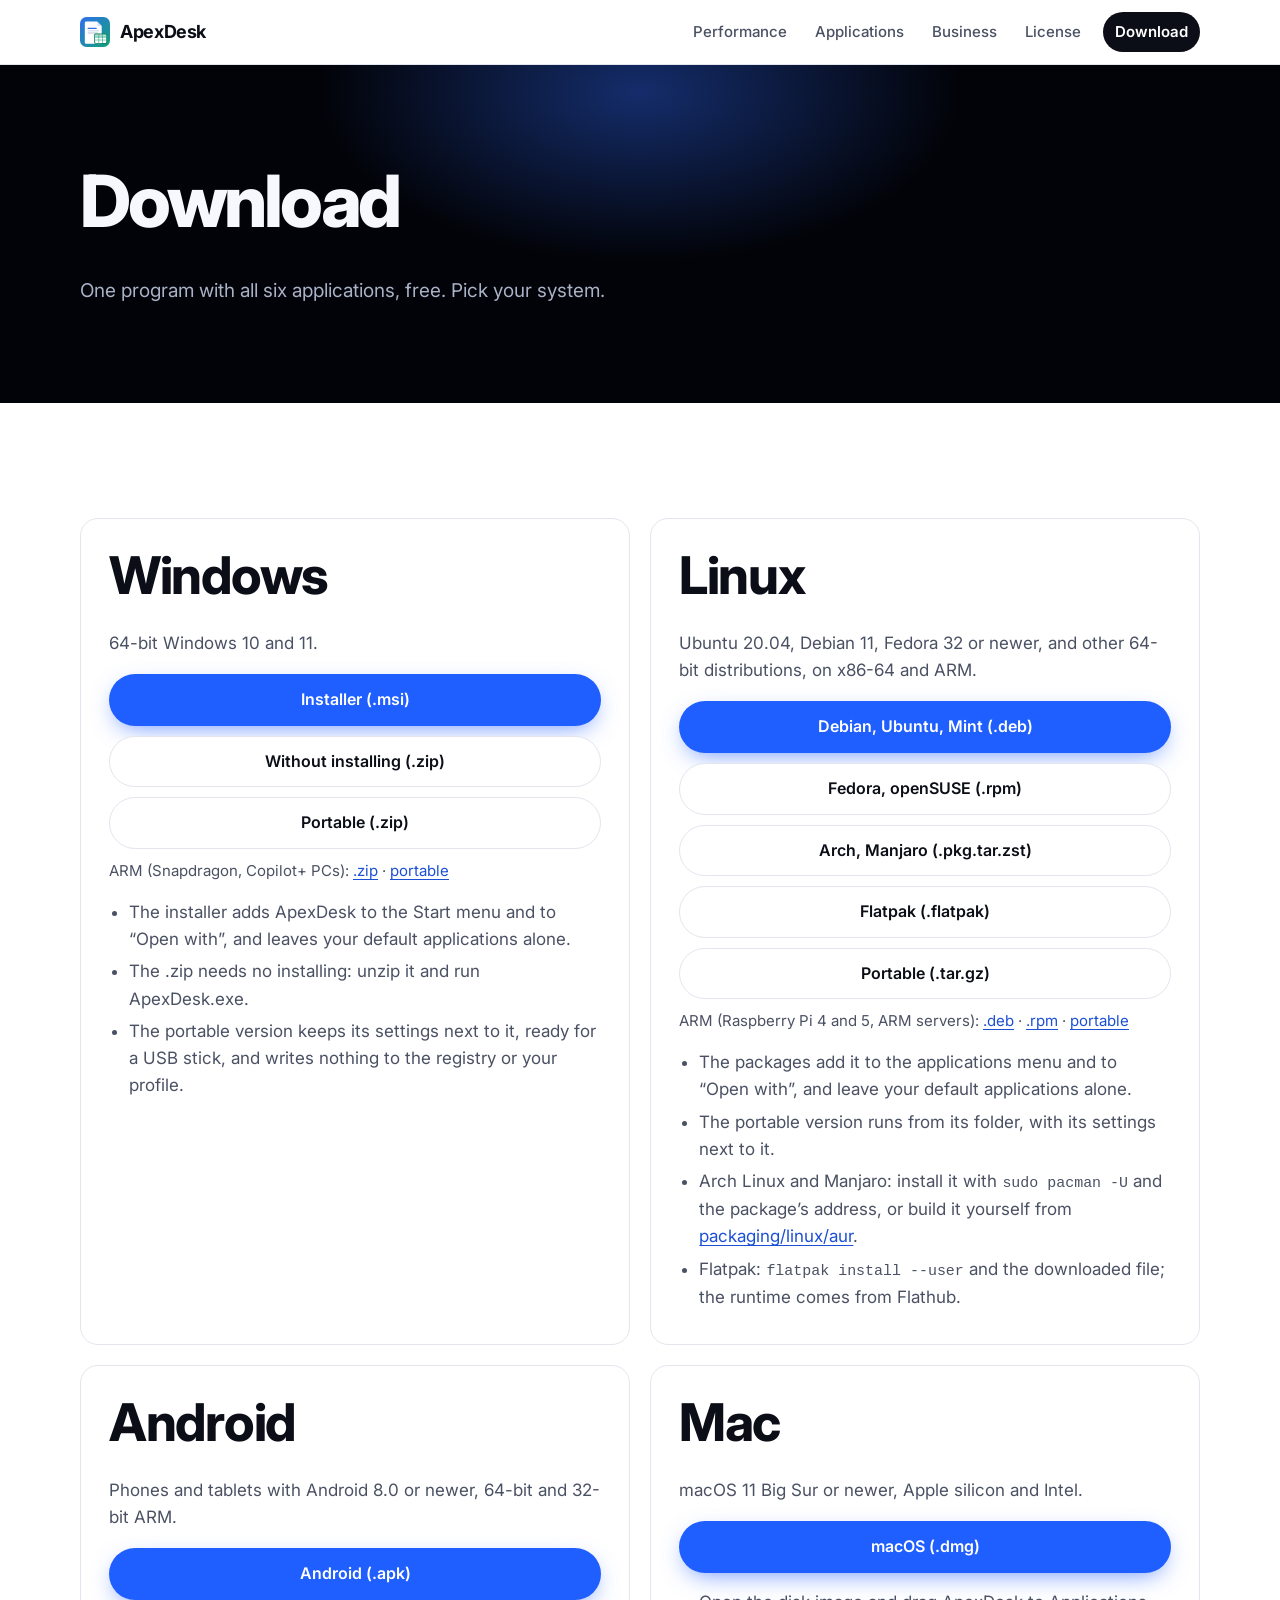
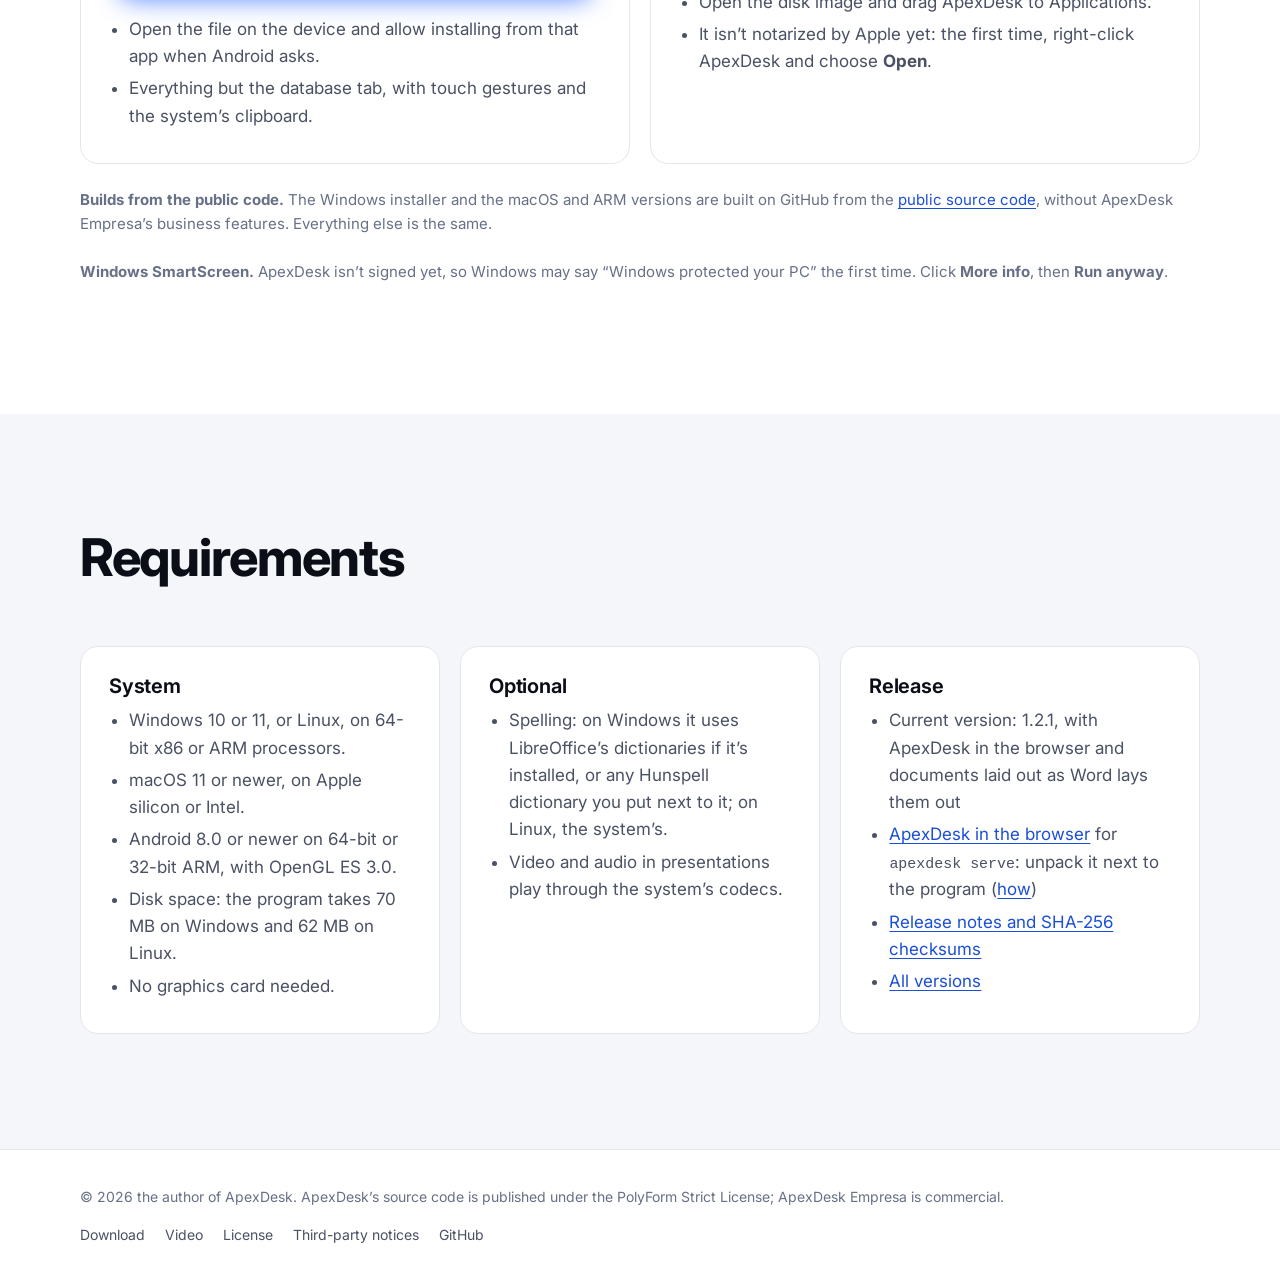
<file: download.html>
<!doctype html>
<html lang="en">
<head>
<meta charset="utf-8">
<meta name="tdm-reservation" content="1">
<meta name="tdm-policy" content="https://github.com/apexdesk/apexdesk/blob/main/NOTICE">
<meta name="viewport" content="width=device-width, initial-scale=1">
<title>Download ApexDesk for Windows and Linux</title>
<meta name="description" content="Download ApexDesk 1.2 for Windows (installer, zip or portable), macOS, Linux (.deb, .rpm, Arch, Flatpak or portable) and Android, on x86-64 and ARM. Free, no account.">
<link rel="canonical" href="https://apexdesk.github.io/download.html">
<meta property="og:type" content="website">
<meta property="og:site_name" content="ApexDesk">
<meta property="og:title" content="Download ApexDesk">
<meta property="og:description" content="Free, for Windows, macOS, Linux and Android.">
<meta property="og:url" content="https://apexdesk.github.io/download.html">
<meta property="og:image" content="https://apexdesk.github.io/img/og.jpg">
<meta property="og:locale" content="en_US">
<meta name="twitter:card" content="summary_large_image">
<meta name="theme-color" content="#0b0f19" media="(prefers-color-scheme: dark)">
<meta name="theme-color" content="#ffffff" media="(prefers-color-scheme: light)">
<link rel="icon" href="img/logo-mark.svg" type="image/svg+xml">
<link rel="icon" href="favicon.ico" sizes="32x32">
<link rel="apple-touch-icon" href="img/apple-touch-icon.png">
<link rel="preload" href="fonts/inter-var.woff2" as="font" type="font/woff2" crossorigin>
<link rel="stylesheet" href="css/style.css">
</head>
<body class="page">
<a class="skip" href="#main">Skip to content</a>
<header class="site-header">
  <div class="wrap">
    <a class="brand" href="./"><img src="img/logo-mark.svg" alt="" width="30" height="30">ApexDesk</a>
    <nav class="nav" aria-label="Main">
      <a href="./#performance">Performance</a>
      <a href="./#applications">Applications</a>
      <a href="./#business">Business</a>
      <a href="license.html">License</a>
      <a class="nav-cta" href="download.html" aria-current="page">Download</a>
    </nav>
  </div>
</header>

<main id="main">
<div class="page-head">
  <div class="wrap">
    <h1>Download</h1>
    <p>One program with all six applications, free. Pick your system.</p>
  </div>
</div>

<section>
  <div class="wrap">
    <div class="grid dl">
      <div class="card">
        <h2>Windows</h2>
        <p>64-bit Windows 10 and 11.</p>
        <a class="btn btn-primary" href="https://github.com/apexdesk/apexdesk/releases/download/v1.2.1/ApexDesk-1.2.1-x64.msi">Installer (.msi)</a>
        <a class="btn btn-ghost" href="https://github.com/apexdesk/apexdesk/releases/download/v1.2.1/apexdesk-1.2.1-windows-x86_64.zip">Without installing (.zip)</a>
        <a class="btn btn-ghost" href="https://github.com/apexdesk/apexdesk/releases/download/v1.2.1/apexdesk-1.2.1-windows-x86_64-portable.zip">Portable (.zip)</a>
        <p class="arm">ARM (Snapdragon, Copilot+ PCs): <a href="https://github.com/apexdesk/apexdesk/releases/download/v1.2.1/apexdesk-1.2.1-windows-aarch64.zip">.zip</a> · <a href="https://github.com/apexdesk/apexdesk/releases/download/v1.2.1/apexdesk-1.2.1-windows-aarch64-portable.zip">portable</a></p>
        <ul>
          <li>The installer adds ApexDesk to the Start menu and to “Open with”, and leaves your default applications alone.</li>
          <li>The .zip needs no installing: unzip it and run ApexDesk.exe.</li>
          <li>The portable version keeps its settings next to it, ready for a USB stick, and writes nothing to the registry or your profile.</li>
        </ul>
      </div>
      <div class="card">
        <h2>Linux</h2>
        <p>Ubuntu 20.04, Debian 11, Fedora 32 or newer, and other 64-bit distributions, on x86-64 and ARM.</p>
        <a class="btn btn-primary" href="https://github.com/apexdesk/apexdesk/releases/download/v1.2.1/apexdesk_1.2.1_amd64.deb">Debian, Ubuntu, Mint (.deb)</a>
        <a class="btn btn-ghost" href="https://github.com/apexdesk/apexdesk/releases/download/v1.2.1/apexdesk-1.2.1-1.x86_64.rpm">Fedora, openSUSE (.rpm)</a>
        <a class="btn btn-ghost" href="https://github.com/apexdesk/apexdesk/releases/download/v1.2.1/apexdesk-bin-1.2.1-1-x86_64.pkg.tar.zst">Arch, Manjaro (.pkg.tar.zst)</a>
        <a class="btn btn-ghost" href="https://github.com/apexdesk/apexdesk/releases/download/v1.2.1/apexdesk-1.2.1-linux-x86_64.flatpak">Flatpak (.flatpak)</a>
        <a class="btn btn-ghost" href="https://github.com/apexdesk/apexdesk/releases/download/v1.2.1/apexdesk-1.2.1-linux-x86_64-portable.tar.gz">Portable (.tar.gz)</a>
        <p class="arm">ARM (Raspberry Pi 4 and 5, ARM servers): <a href="https://github.com/apexdesk/apexdesk/releases/download/v1.2.1/apexdesk_1.2.1_arm64.deb">.deb</a> · <a href="https://github.com/apexdesk/apexdesk/releases/download/v1.2.1/apexdesk-1.2.1-1.aarch64.rpm">.rpm</a> · <a href="https://github.com/apexdesk/apexdesk/releases/download/v1.2.1/apexdesk-1.2.1-linux-aarch64-portable.tar.gz">portable</a></p>
        <ul>
          <li>The packages add it to the applications menu and to “Open with”, and leave your default applications alone.</li>
          <li>The portable version runs from its folder, with its settings next to it.</li>
          <li>Arch Linux and Manjaro: install it with <code>sudo pacman -U</code> and the package’s address, or build it yourself from <a href="https://github.com/apexdesk/apexdesk/tree/main/packaging/linux/aur">packaging/linux/aur</a>.</li>
          <li>Flatpak: <code>flatpak install --user</code> and the downloaded file; the runtime comes from Flathub.</li>
        </ul>
      </div>
      <div class="card">
        <h2>Android</h2>
        <p>Phones and tablets with Android 8.0 or newer, 64-bit and 32-bit ARM.</p>
        <a class="btn btn-primary" href="https://github.com/apexdesk/apexdesk/releases/download/v1.2.1/apexdesk-1.2.1-android.apk">Android (.apk)</a>
        <ul>
          <li>Open the file on the device and allow installing from that app when Android asks.</li>
          <li>Everything but the database tab, with touch gestures and the system’s clipboard.</li>
        </ul>
      </div>
      <div class="card">
        <h2>Mac</h2>
        <p>macOS 11 Big Sur or newer, Apple silicon and Intel.</p>
        <a class="btn btn-primary" href="https://github.com/apexdesk/apexdesk/releases/download/v1.2.1/apexdesk-1.2.1-macos.dmg">macOS (.dmg)</a>
        <ul>
          <li>Open the disk image and drag ApexDesk to Applications.</li>
          <li>It isn’t notarized by Apple yet: the first time, right-click ApexDesk and choose <strong>Open</strong>.</li>
        </ul>
      </div>
    </div>
    <p class="fine-print"><strong>Builds from the public code.</strong> The Windows installer and the macOS and ARM versions are built on GitHub from the <a href="https://github.com/apexdesk/apexdesk">public source code</a>, without ApexDesk Empresa’s business features. Everything else is the same.</p>
    <p class="fine-print"><strong>Windows SmartScreen.</strong> ApexDesk isn’t signed yet, so Windows may say “Windows protected your PC” the first time. Click <strong>More info</strong>, then <strong>Run anyway</strong>.</p>
  </div>
</section>

<section class="alt req">
  <div class="wrap">
    <div class="section-head">
      <h2>Requirements</h2>
    </div>
    <div class="grid">
      <div class="card">
        <h3>System</h3>
        <ul>
          <li>Windows 10 or 11, or Linux, on 64-bit x86 or ARM processors.</li>
          <li>macOS 11 or newer, on Apple silicon or Intel.</li>
          <li>Android 8.0 or newer on 64-bit or 32-bit ARM, with OpenGL ES 3.0.</li>
          <li>Disk space: the program takes <span data-fig="exe_win">70</span> MB on Windows and <span data-fig="exe_linux">62</span> MB on Linux.</li>
          <li>No graphics card needed.</li>
        </ul>
      </div>
      <div class="card">
        <h3>Optional</h3>
        <ul>
          <li>Spelling: on Windows it uses LibreOffice’s dictionaries if it’s installed, or any Hunspell dictionary you put next to it; on Linux, the system’s.</li>
          <li>Video and audio in presentations play through the system’s codecs.</li>
        </ul>
      </div>
      <div class="card">
        <h3>Release</h3>
        <ul>
          <li>Current version: 1.2.1, with ApexDesk in the browser and documents laid out as Word lays them out</li>
          <li><a href="https://github.com/apexdesk/apexdesk/releases/download/v1.2.1/apexdesk-1.2.1-web.tar.gz">ApexDesk in the browser</a> for <code>apexdesk serve</code>: unpack it next to the program (<a href="https://github.com/apexdesk/apexdesk#apexdesk-in-the-browser-apexdesk-serve">how</a>)</li>
          <li><a href="https://github.com/apexdesk/apexdesk/releases/tag/v1.2.1">Release notes and SHA-256 checksums</a></li>
          <li><a href="https://github.com/apexdesk/apexdesk/releases">All versions</a></li>
        </ul>
      </div>
    </div>
  </div>
</section>
</main>

<footer class="site-footer">
  <div class="wrap">
    <p>© 2026 the author of ApexDesk. ApexDesk’s source code is published under the PolyForm Strict License; ApexDesk Empresa is commercial.</p>
    <nav aria-label="Footer">
      <a href="download.html">Download</a>
      <a href="video.html">Video</a>
      <a href="license.html">License</a>
      <a href="legal/third-party-notices.txt">Third-party notices</a>
      <a href="https://github.com/apexdesk/apexdesk">GitHub</a>
    </nav>
  </div>
</footer>
<script src="js/figures.js"></script>
<script src="js/main.js"></script>
</body>
</html>
</file>
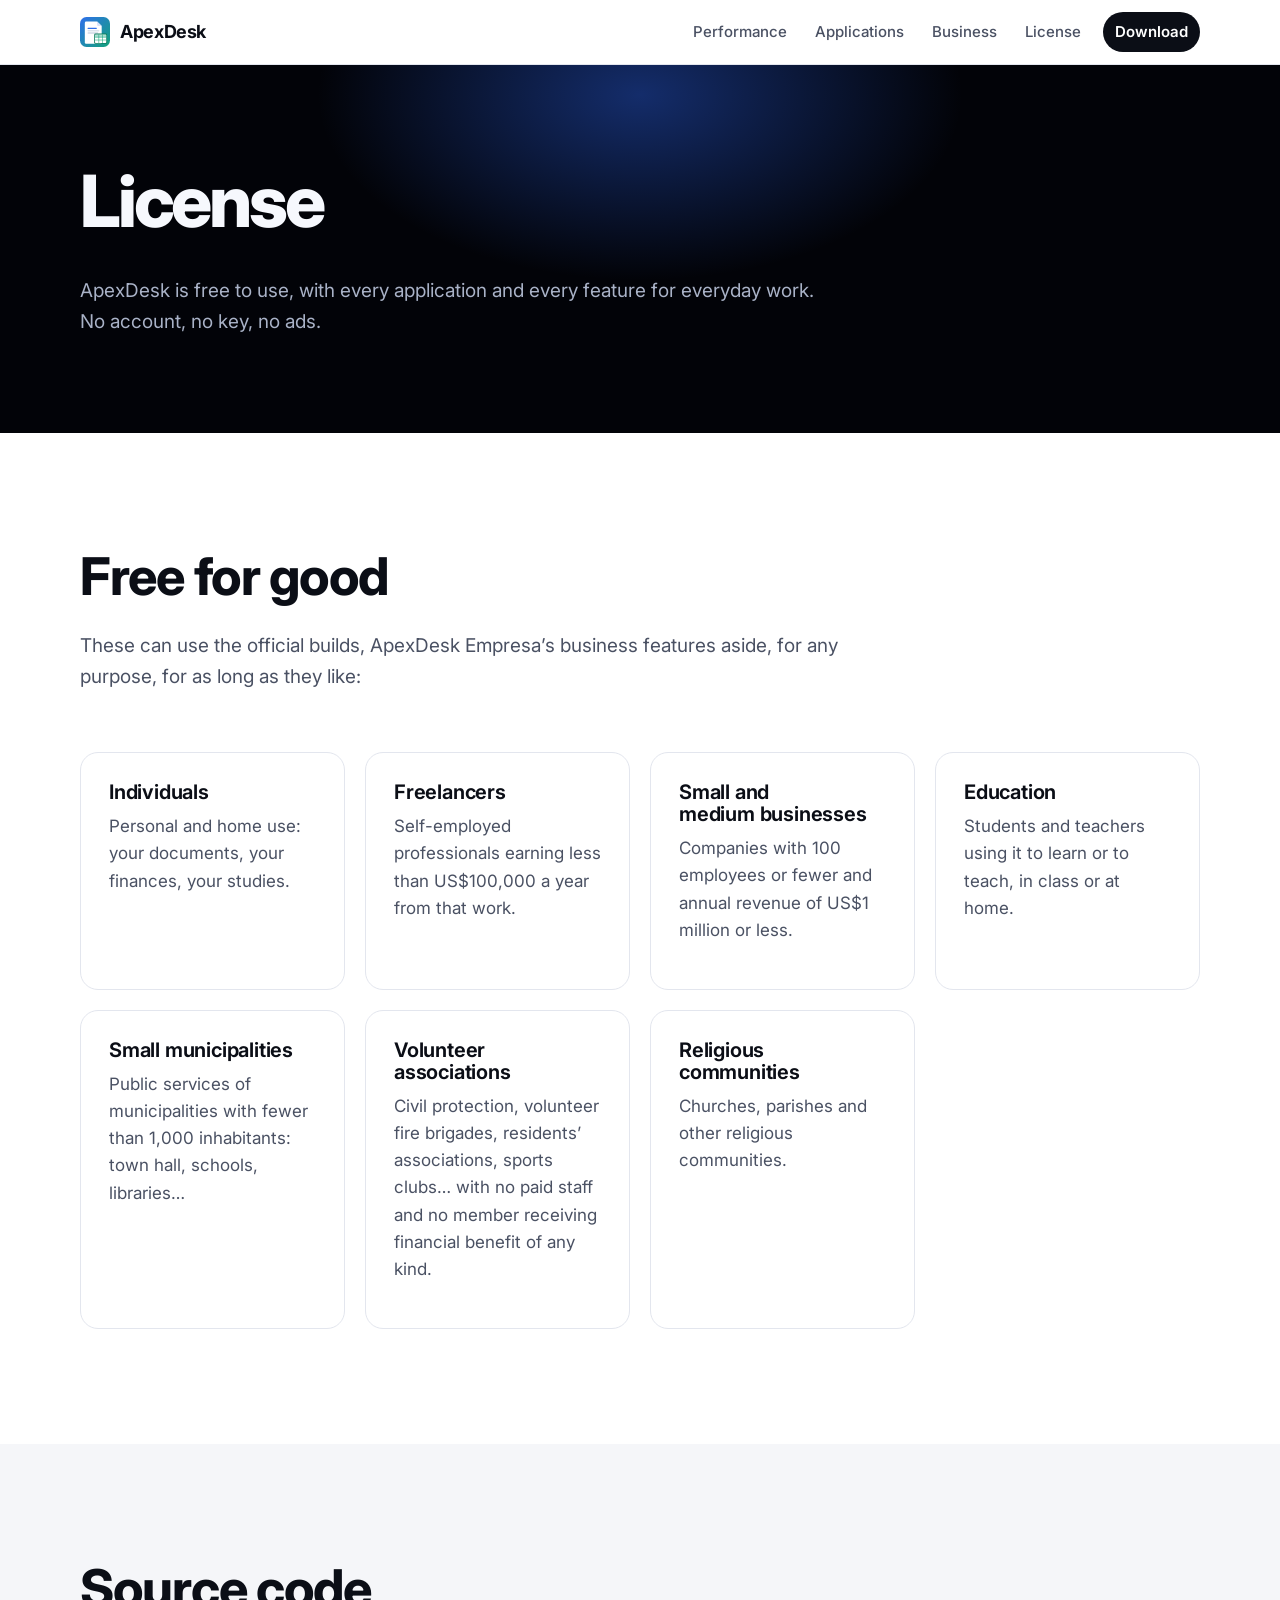
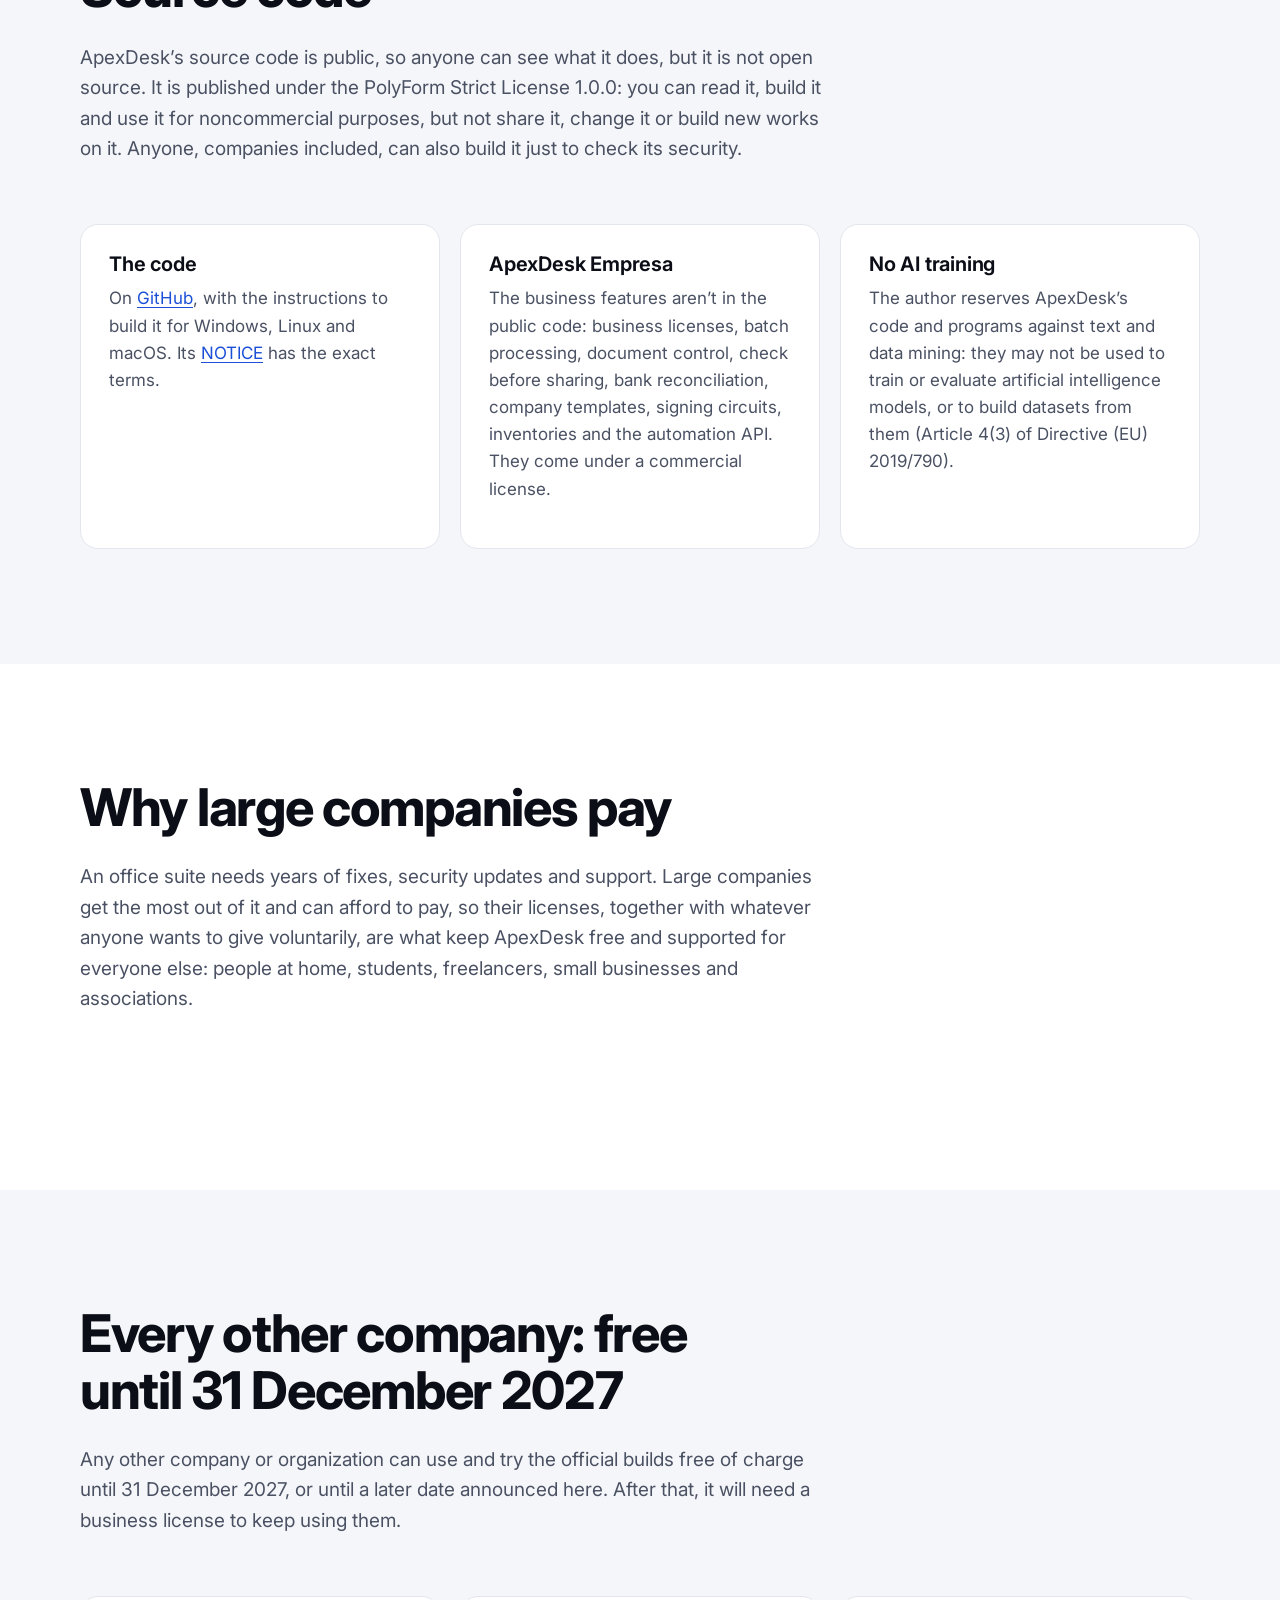
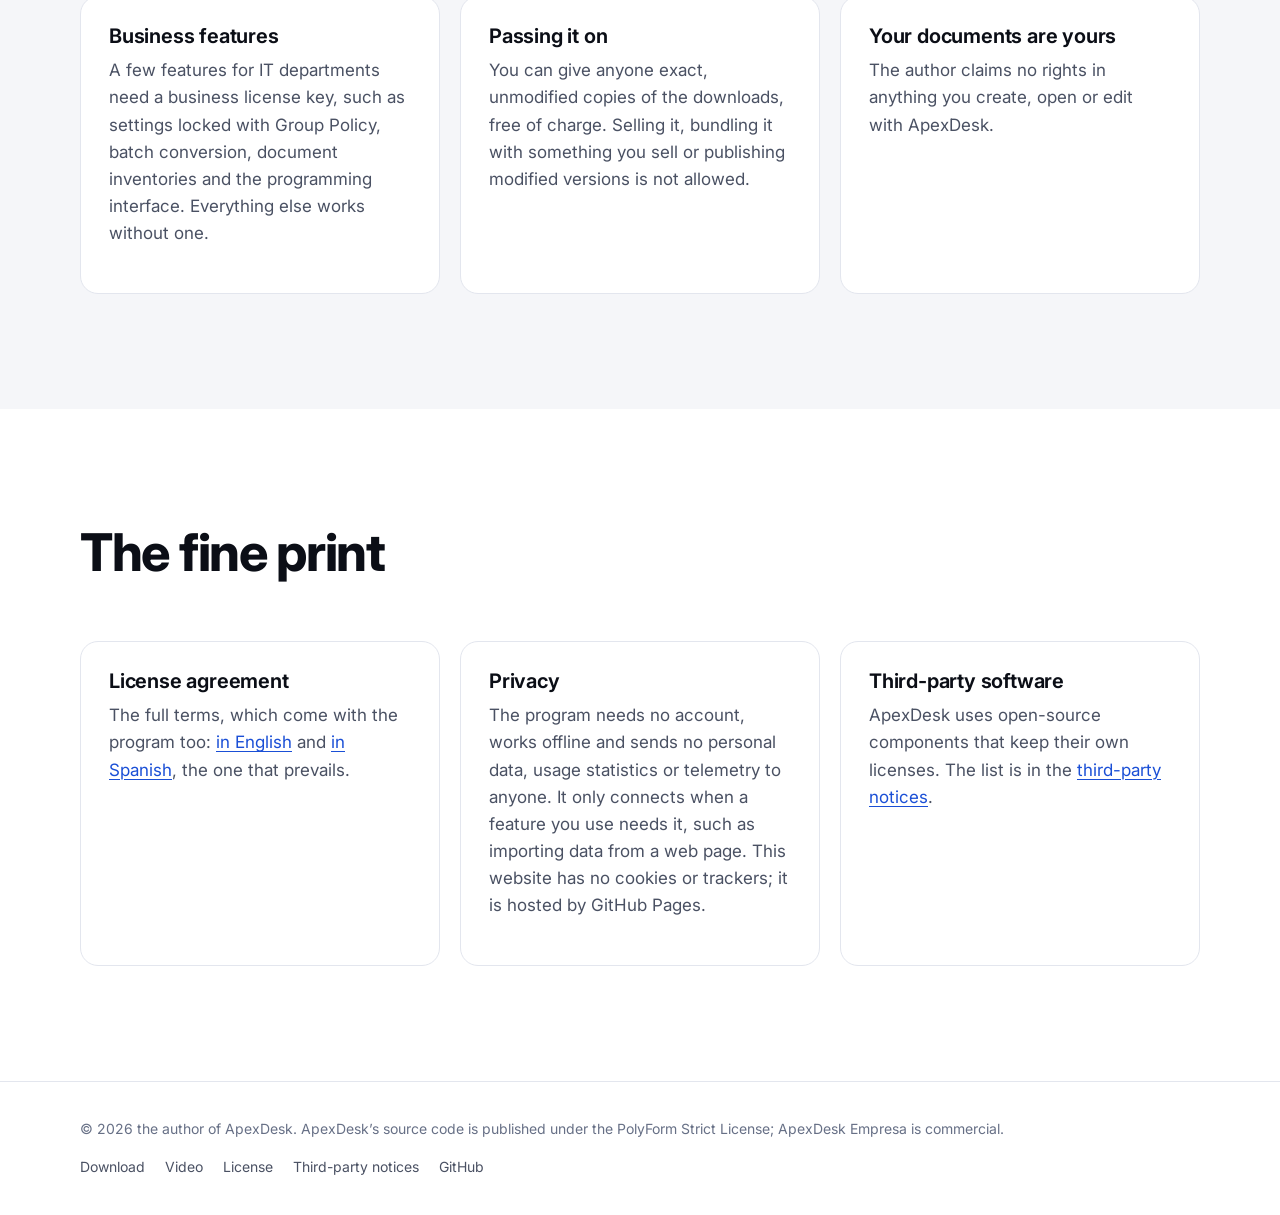
<file: license.html>
<!doctype html>
<html lang="en">
<head>
<meta charset="utf-8">
<meta name="tdm-reservation" content="1">
<meta name="tdm-policy" content="https://github.com/apexdesk/apexdesk/blob/main/NOTICE">
<meta name="viewport" content="width=device-width, initial-scale=1">
<title>License · ApexDesk</title>
<meta name="description" content="ApexDesk is free to use, with its source code published to read. Who can use the official builds free for good, and until when every other company can use them free.">
<link rel="canonical" href="https://apexdesk.github.io/license.html">
<meta property="og:type" content="website">
<meta property="og:site_name" content="ApexDesk">
<meta property="og:title" content="License · ApexDesk">
<meta property="og:description" content="Free for individuals and small businesses, and for every company until 31 December 2027.">
<meta property="og:url" content="https://apexdesk.github.io/license.html">
<meta property="og:image" content="https://apexdesk.github.io/img/og.jpg">
<meta property="og:locale" content="en_US">
<meta name="twitter:card" content="summary_large_image">
<meta name="theme-color" content="#0b0f19" media="(prefers-color-scheme: dark)">
<meta name="theme-color" content="#ffffff" media="(prefers-color-scheme: light)">
<link rel="icon" href="img/logo-mark.svg" type="image/svg+xml">
<link rel="icon" href="favicon.ico" sizes="32x32">
<link rel="apple-touch-icon" href="img/apple-touch-icon.png">
<link rel="preload" href="fonts/inter-var.woff2" as="font" type="font/woff2" crossorigin>
<link rel="stylesheet" href="css/style.css">
</head>
<body class="page">
<a class="skip" href="#main">Skip to content</a>
<header class="site-header">
  <div class="wrap">
    <a class="brand" href="./"><img src="img/logo-mark.svg" alt="" width="30" height="30">ApexDesk</a>
    <nav class="nav" aria-label="Main">
      <a href="./#performance">Performance</a>
      <a href="./#applications">Applications</a>
      <a href="./#business">Business</a>
      <a href="license.html" aria-current="page">License</a>
      <a class="nav-cta" href="download.html">Download</a>
    </nav>
  </div>
</header>

<main id="main">
<div class="page-head">
  <div class="wrap">
    <h1>License</h1>
    <p>ApexDesk is free to use, with every application and every feature for everyday work. No account, no key, no ads.</p>
  </div>
</div>

<section id="free">
  <div class="wrap">
    <div class="section-head">
      <h2>Free for good</h2>
      <p>These can use the official builds, ApexDesk Empresa’s business features aside, for any purpose, for as long as they like:</p>
    </div>
    <div class="grid free-grid">
      <div class="card"><h3>Individuals</h3><p>Personal and home use: your documents, your finances, your studies.</p></div>
      <div class="card"><h3>Freelancers</h3><p>Self-employed professionals earning less than US$100,000 a year from that work.</p></div>
      <div class="card"><h3>Small and medium businesses</h3><p>Companies with 100 employees or fewer and annual revenue of US$1 million or less.</p></div>
      <div class="card"><h3>Education</h3><p>Students and teachers using it to learn or to teach, in class or at home.</p></div>
      <div class="card"><h3>Small municipalities</h3><p>Public services of municipalities with fewer than 1,000 inhabitants: town hall, schools, libraries…</p></div>
      <div class="card"><h3>Volunteer associations</h3><p>Civil protection, volunteer fire brigades, residents’ associations, sports clubs… with no paid staff and no member receiving financial benefit of any kind.</p></div>
      <div class="card"><h3>Religious communities</h3><p>Churches, parishes and other religious communities.</p></div>
    </div>
  </div>
</section>

<section class="alt" id="source">
  <div class="wrap">
    <div class="section-head">
      <h2>Source code</h2>
      <p>ApexDesk’s source code is public, so anyone can see what it does, but it is not open source. It is published under the PolyForm Strict License 1.0.0: you can read it, build it and use it for noncommercial purposes, but not share it, change it or build new works on it. Anyone, companies included, can also build it just to check its security.</p>
    </div>
    <div class="grid">
      <div class="card">
        <h3>The code</h3>
        <p>On <a href="https://github.com/apexdesk/apexdesk">GitHub</a>, with the instructions to build it for Windows, Linux and macOS. Its <a href="https://github.com/apexdesk/apexdesk/blob/main/NOTICE">NOTICE</a> has the exact terms.</p>
      </div>
      <div class="card">
        <h3>ApexDesk Empresa</h3>
        <p>The business features aren’t in the public code: business licenses, batch processing, document control, check before sharing, bank reconciliation, company templates, signing circuits, inventories and the automation API. They come under a commercial license.</p>
      </div>
      <div class="card">
        <h3>No AI training</h3>
        <p>The author reserves ApexDesk’s code and programs against text and data mining: they may not be used to train or evaluate artificial intelligence models, or to build datasets from them (Article 4(3) of Directive (EU) 2019/790).</p>
      </div>
    </div>
  </div>
</section>

<section id="why">
  <div class="wrap">
    <div class="section-head">
      <h2>Why large companies pay</h2>
      <p>An office suite needs years of fixes, security updates and support. Large companies get the most out of it and can afford to pay, so their licenses, together with whatever anyone wants to give voluntarily, are what keep ApexDesk free and supported for everyone else: people at home, students, freelancers, small businesses and associations.</p>
    </div>
  </div>
</section>

<section class="alt" id="business">
  <div class="wrap">
    <div class="section-head">
      <h2>Every other company: free until 31 December 2027</h2>
      <p>Any other company or organization can use and try the official builds free of charge until 31 December 2027, or until a later date announced here. After that, it will need a business license to keep using them.</p>
    </div>
    <div class="grid">
      <div class="card">
        <h3>Business features</h3>
        <p>A few features for IT departments need a business license key, such as settings locked with Group Policy, batch conversion, document inventories and the programming interface. Everything else works without one.</p>
      </div>
      <div class="card">
        <h3>Passing it on</h3>
        <p>You can give anyone exact, unmodified copies of the downloads, free of charge. Selling it, bundling it with something you sell or publishing modified versions is not allowed.</p>
      </div>
      <div class="card">
        <h3>Your documents are yours</h3>
        <p>The author claims no rights in anything you create, open or edit with ApexDesk.</p>
      </div>
    </div>
  </div>
</section>

<section id="terms">
  <div class="wrap">
    <div class="section-head">
      <h2>The fine print</h2>
    </div>
    <div class="grid">
      <div class="card">
        <h3>License agreement</h3>
        <p>The full terms, which come with the program too: <a href="https://github.com/apexdesk/apexdesk/blob/main/EULA.md">in English</a> and <a href="https://github.com/apexdesk/apexdesk/blob/main/EULA.es.md">in Spanish</a>, the one that prevails.</p>
      </div>
      <div class="card">
        <h3>Privacy</h3>
        <p>The program needs no account, works offline and sends no personal data, usage statistics or telemetry to anyone. It only connects when a feature you use needs it, such as importing data from a web page. This website has no cookies or trackers; it is hosted by GitHub Pages.</p>
      </div>
      <div class="card">
        <h3>Third-party software</h3>
        <p>ApexDesk uses open-source components that keep their own licenses. The list is in the <a href="legal/third-party-notices.txt">third-party notices</a>.</p>
      </div>
    </div>
  </div>
</section>
</main>

<footer class="site-footer">
  <div class="wrap">
    <p>© 2026 the author of ApexDesk. ApexDesk’s source code is published under the PolyForm Strict License; ApexDesk Empresa is commercial.</p>
    <nav aria-label="Footer">
      <a href="download.html">Download</a>
      <a href="video.html">Video</a>
      <a href="license.html">License</a>
      <a href="legal/third-party-notices.txt">Third-party notices</a>
      <a href="https://github.com/apexdesk/apexdesk">GitHub</a>
    </nav>
  </div>
</footer>
</body>
</html>
</file>
<file: css/style.css>
/* ApexDesk website. One stylesheet, no dependencies.
   The home page opens with a dark launch stage (name, line, the apps in a
   collage, the figures) and goes on as a sober site that follows the
   visitor's light or dark mode. */

@font-face {
    font-family: "Inter";
    src: url("../fonts/inter-var.woff2") format("woff2");
    font-weight: 100 900;
    font-style: normal;
    font-display: swap;
}

:root {
    color-scheme: light dark;
    --font: "Inter", system-ui, -apple-system, "Segoe UI", Roboto, "Helvetica Neue", Arial, sans-serif;
    --mono: ui-monospace, "Cascadia Mono", "SF Mono", Menlo, Consolas, monospace;

    --bg: #ffffff;
    --bg-alt: #f5f6f9;
    --surface: #ffffff;
    --text: #0b0e16;
    --muted: #4a5163;
    --faint: #677086;
    --line: #e3e6ee;
    --accent: #1f5eff;
    --accent-text: #1a4fd6;
    --accent-soft: #e9efff;
    --shadow: 0 1px 2px rgba(10, 20, 50, .06), 0 16px 40px -16px rgba(10, 20, 50, .22);

    /* the launch stage, the same in both modes */
    --ink: #020308;
    --ink-2: #070a14;
    --ink-text: #f6f8fd;
    --ink-muted: #a9b2c7;
    --ink-faint: #7f889e;
    --ink-line: rgba(255, 255, 255, .09);
    --c1: #2f6bff;
    --c2: #22c6ff;
    --c3: #9b5cff;
    --c4: #ff4fa3;

    --radius: 18px;
    --wrap: 1200px;
    --gutter: clamp(16px, 4vw, 40px);
}

@media (prefers-color-scheme: dark) {
    :root {
        --bg: #0a0c12;
        --bg-alt: #10131b;
        --surface: #141823;
        --text: #eef1f8;
        --muted: #b1b8c9;
        --faint: #8d95a8;
        --line: #232838;
        --accent: #3b74ff;
        --accent-text: #8fb0ff;
        --accent-soft: #16213d;
        --shadow: 0 1px 2px rgba(0, 0, 0, .4), 0 16px 40px -16px rgba(0, 0, 0, .7);
    }
}

*, *::before, *::after { box-sizing: border-box; }
html { -webkit-text-size-adjust: 100%; scroll-behavior: smooth; }
body {
    margin: 0;
    background: var(--bg);
    color: var(--text);
    font: 17px/1.6 var(--font);
    font-feature-settings: "cv11", "ss01";
    -webkit-font-smoothing: antialiased;
    overflow-x: hidden;
}
img { max-width: 100%; height: auto; display: block; }
a { color: var(--accent-text); text-decoration-thickness: 1px; text-underline-offset: 3px; }
h1, h2, h3 { line-height: 1.1; letter-spacing: -.025em; margin: 0 0 .5em; }
h2 { font-size: clamp(30px, 4.4vw, 52px); font-weight: 750; }
h3 { font-size: 20px; font-weight: 650; letter-spacing: -.01em; }
p { margin: 0 0 1em; }
ul { margin: 0; padding-left: 1.2em; }
li { margin: .3em 0; }
code { font-family: var(--mono); font-size: .88em; }
:focus-visible { outline: 3px solid var(--c2); outline-offset: 3px; border-radius: 6px; }

.wrap { max-width: var(--wrap); margin: 0 auto; padding: 0 var(--gutter); }
.skip { position: absolute; left: -999px; top: 8px; background: #fff; color: #000; padding: 8px 14px; border-radius: 8px; z-index: 100; }
.skip:focus { left: 8px; }
.todo { display: inline-block; font: 600 12px/1 var(--mono); background: #ffe7a3; color: #5a3d00; padding: 3px 6px; border-radius: 5px; vertical-align: middle; }

/* ---------- header ---------- */

.site-header { position: sticky; top: 0; z-index: 50; background: color-mix(in srgb, var(--bg) 82%, transparent); backdrop-filter: saturate(1.6) blur(14px); -webkit-backdrop-filter: saturate(1.6) blur(14px); border-bottom: 1px solid var(--line); }
.site-header .wrap { display: flex; align-items: center; justify-content: space-between; gap: 16px; height: 64px; }
.brand { display: flex; align-items: center; gap: 10px; font-weight: 700; font-size: 18px; letter-spacing: -.02em; color: inherit; text-decoration: none; white-space: nowrap; }
.nav { display: flex; align-items: center; gap: 4px; }
.nav a { color: var(--muted); text-decoration: none; font-size: 15px; font-weight: 500; padding: 8px 12px; border-radius: 999px; }
.nav a:hover { color: var(--text); }
.nav a.lang { border: 1px solid var(--line); }
.nav a.nav-cta { background: var(--text); color: var(--bg); font-weight: 600; margin-left: 6px; }
.nav a.nav-cta:hover { opacity: .88; }

/* On the home page the header floats over the dark stage. */
.home .site-header { position: absolute; left: 0; right: 0; background: transparent; border-bottom-color: transparent; backdrop-filter: none; -webkit-backdrop-filter: none; }
.home .site-header .brand { color: var(--ink-text); }
.home .site-header .nav a { color: var(--ink-muted); }
.home .site-header .nav a:hover { color: var(--ink-text); }
.home .site-header .nav a.lang { border-color: var(--ink-line); }
.home .site-header .nav a.nav-cta { background: var(--ink-text); color: var(--ink); }

@media (max-width: 860px) {
    .nav a:not(.lang):not(.nav-cta) { display: none; }
}

/* ---------- buttons ---------- */

.btn { display: inline-flex; align-items: center; justify-content: center; gap: 8px; min-height: 48px; padding: 12px 24px; border-radius: 999px; font-weight: 600; font-size: 16px; text-decoration: none; border: 1px solid transparent; transition: transform .15s ease, box-shadow .2s ease, background .2s; }
.btn:hover { transform: translateY(-1px); }
.btn-primary { background: var(--accent); color: #fff; box-shadow: 0 8px 24px -8px color-mix(in srgb, var(--accent) 70%, transparent); }
.btn-ghost { border-color: var(--line); color: var(--text); background: var(--surface); }
.btn[aria-disabled="true"] { opacity: .55; pointer-events: none; }

/* ---------- the launch stage ---------- */

.stage { position: relative; background: var(--ink); color: var(--ink-text); overflow: hidden; isolation: isolate; }
.stage::before {
    content: ""; position: absolute; inset: -20% -10% auto; height: 120%; z-index: -1;
    background:
        radial-gradient(40% 35% at 50% 18%, rgba(47, 107, 255, .45), transparent 70%),
        radial-gradient(30% 30% at 22% 38%, rgba(155, 92, 255, .30), transparent 70%),
        radial-gradient(30% 30% at 80% 36%, rgba(34, 198, 255, .28), transparent 70%);
    filter: blur(10px);
}
.stage::after { /* fine grid, fading out */
    content: ""; position: absolute; inset: 0; z-index: -1; opacity: .5;
    background-image: linear-gradient(var(--ink-line) 1px, transparent 1px), linear-gradient(90deg, var(--ink-line) 1px, transparent 1px);
    background-size: 64px 64px;
    mask-image: radial-gradient(70% 45% at 50% 20%, #000 20%, transparent 75%);
    -webkit-mask-image: radial-gradient(70% 45% at 50% 20%, #000 20%, transparent 75%);
}

.hero { text-align: center; padding: clamp(120px, 17vh, 190px) 0 0; }
.eyebrow { display: inline-flex; align-items: center; gap: 10px; font-size: 14px; font-weight: 600; letter-spacing: .14em; text-transform: uppercase; color: var(--ink-muted); margin: 0 0 22px; }
.eyebrow::before, .eyebrow::after { content: ""; width: 28px; height: 1px; background: currentColor; opacity: .5; }
.hero-name {
    font-size: clamp(64px, 11vw, 164px); font-weight: 800; letter-spacing: -.055em; line-height: .92; margin: 0 0 .18em;
    background: linear-gradient(180deg, #fff 30%, #b9c6e8 100%); -webkit-background-clip: text; background-clip: text; color: transparent;
    padding-bottom: .06em;
}
.hero-line { font-size: clamp(24px, 3.4vw, 42px); font-weight: 600; letter-spacing: -.025em; line-height: 1.15; margin: 0 auto 18px; max-width: 18em; }
.hero-line em { font-style: normal; background: linear-gradient(90deg, var(--c2), var(--c1) 45%, var(--c3) 80%, var(--c4)); -webkit-background-clip: text; background-clip: text; color: transparent; }
.hero-sub { color: var(--ink-muted); font-size: clamp(17px, 1.6vw, 20px); max-width: 36em; margin: 0 auto 34px; }
.hero-cta { display: flex; flex-wrap: wrap; gap: 12px; justify-content: center; }
.hero-cta .btn-primary { background: #fff; color: var(--ink); box-shadow: 0 0 0 1px rgba(255,255,255,.2), 0 10px 40px -6px rgba(47, 107, 255, .8); }
.hero-cta .btn-ghost { background: transparent; color: var(--ink-text); border-color: rgba(255,255,255,.22); }
.hero-note { margin: 16px 0 0; font-size: 14px; color: var(--ink-faint); }

/* The apps, overlapping: a fan of real windows in perspective. */
.collage { position: relative; height: clamp(300px, 50vw, 700px); margin: clamp(48px, 7vw, 88px) auto 0; max-width: 1400px; perspective: 2200px; }
.win {
    position: absolute; left: 50%; top: 0; width: 58%; margin: 0;
    border-radius: 12px; overflow: hidden; background: #fff;
    box-shadow: 0 0 0 1px rgba(255,255,255,.14), 0 40px 80px -20px rgba(0,0,0,.8), 0 20px 50px -10px rgba(30, 60, 160, .45);
    transform-style: preserve-3d;
    transition: transform 1.1s cubic-bezier(.2, .8, .2, 1), opacity 1.1s ease;
    will-change: transform;
}
.win img { width: 100%; aspect-ratio: 16 / 10; object-fit: cover; object-position: top left; }
.win figcaption { position: absolute; left: 12px; bottom: 12px; font-size: 13px; font-weight: 600; color: #fff; background: rgba(5, 8, 20, .72); padding: 5px 11px; border-radius: 999px; backdrop-filter: blur(6px); }
/* resting places, back to front */
.win.w-pdf    { --x: -122%; --y: -10%; --r: 18deg;  --z: -300px; z-index: 1; width: 42%; }
.win.w-db     { --x:  22%;  --y: -10%; --r: -18deg; --z: -300px; z-index: 1; width: 42%; }
.win.w-doc    { --x: -98%;  --y: 36%;  --r: 12deg;  --z: -140px; z-index: 2; width: 48%; }
.win.w-slides { --x: -2%;   --y: 36%;  --r: -12deg; --z: -140px; z-index: 2; width: 48%; }
.win.w-sheet  { --x: -50%;  --y: 34%;  --r: 0deg;   --z: 0;      z-index: 3; }
.win.w-pdf figcaption, .win.w-db figcaption { bottom: auto; top: 12px; }
.win.w-db figcaption, .win.w-slides figcaption { left: auto; right: 12px; }
.win { transform: translate3d(var(--x), var(--y), var(--z)) rotateY(var(--r)) rotateX(var(--tilt, 0deg)); }
/* before they come in (only with JavaScript and motion) */
.js .collage:not(.in) .win { transform: translate3d(-50%, 30%, -400px) rotateX(18deg); opacity: 0; }
.js .collage:not(.in) .w-sheet { transform: translate3d(-50%, 18%, 0) rotateX(12deg); }
.collage .win:nth-child(2), .collage .win:nth-child(3) { transition-delay: .12s; }
.collage .win:nth-child(4), .collage .win:nth-child(5) { transition-delay: .24s; }
.collage::after { /* the floor fades the windows into the next band */
    content: ""; position: absolute; left: -10%; right: -10%; bottom: -2px; height: 45%; z-index: 5; pointer-events: none;
    background: linear-gradient(transparent, var(--ink) 92%);
}

@media (max-width: 720px) {
    .win { width: 86%; }
    .win.w-sheet  { --x: -50%; --y: 22%; }
    .win.w-doc    { --x: -88%; --y: 0;   width: 70%; }
    .win.w-slides { --x: -12%; --y: 0;   width: 70%; }
    .win.w-pdf, .win.w-db { display: none; }
    .collage { height: 78vw; perspective: 1400px; }
    .win figcaption { display: none; }
}

/* The figures */
.figures { position: relative; z-index: 6; padding: 24px 0 clamp(80px, 10vw, 130px); }
.figures-head { text-align: center; max-width: 780px; margin: 0 auto clamp(40px, 6vw, 72px); }
.figures-head h2 { color: var(--ink-text); }
.figures-head p { color: var(--ink-muted); font-size: 19px; }
.kicker { display: block; font-size: 14px; font-weight: 700; letter-spacing: .14em; text-transform: uppercase; color: var(--c2); margin-bottom: 14px; }
.big-figs { display: grid; grid-template-columns: repeat(3, 1fr); gap: 1px; background: var(--ink-line); border: 1px solid var(--ink-line); border-radius: var(--radius); overflow: hidden; margin-bottom: clamp(40px, 6vw, 64px); }
.big-fig { background: var(--ink-2); padding: clamp(24px, 3.4vw, 44px); }
.big-fig .n { display: block; font-size: clamp(54px, 8vw, 104px); font-weight: 800; letter-spacing: -.05em; line-height: 1; font-variant-numeric: tabular-nums; margin-bottom: 14px;
    background: linear-gradient(180deg, #fff, #9fb4ff); -webkit-background-clip: text; background-clip: text; color: transparent; }
.big-fig .n small { font-size: .42em; letter-spacing: -.02em; margin-left: .08em; }
.big-fig p { color: var(--ink-muted); margin: 0; font-size: 16px; }
.big-fig strong { color: var(--ink-text); font-weight: 600; }
@media (max-width: 760px) { .big-figs { grid-template-columns: 1fr; } }

.compare { display: grid; grid-template-columns: repeat(2, 1fr); gap: clamp(16px, 2.4vw, 28px); }
.cmp { background: var(--ink-2); border: 1px solid var(--ink-line); border-radius: var(--radius); padding: clamp(20px, 2.6vw, 32px); }
.cmp h3 { color: var(--ink-text); font-size: 17px; margin-bottom: 4px; }
.cmp .how { color: var(--ink-faint); font-size: 14px; margin-bottom: 20px; }
.bar { display: grid; grid-template-columns: 9.5em 1fr; align-items: center; gap: 12px; margin: 10px 0; font-size: 14px; color: var(--ink-muted); }
.bar .track { position: relative; height: 30px; border-radius: 8px; background: rgba(255,255,255,.04); }
.bar .fill { position: absolute; inset: 0 auto 0 0; width: var(--w, 50%); border-radius: 8px; background: rgba(255,255,255,.16); display: flex; align-items: center; justify-content: flex-end; padding: 0 10px; color: var(--ink-text); font-weight: 600; font-variant-numeric: tabular-nums; white-space: nowrap; transition: width 1.2s cubic-bezier(.2, .8, .2, 1); min-width: 6px; }
.bar .fill.out { padding: 0; }
.bar .fill.out .v { position: absolute; left: calc(100% + 10px); top: 50%; transform: translateY(-50%); }
.bar.us { color: var(--ink-text); font-weight: 600; }
.bar.us .fill { background: linear-gradient(90deg, var(--c1), var(--c2)); box-shadow: 0 0 24px -4px rgba(34, 198, 255, .6); }
.js .compare:not(.in) .fill { width: 0 !important; }
.fine { font-size: 13px; color: var(--ink-faint); margin: 28px 0 0; text-align: center; }
.fine a { color: var(--ink-muted); }
@media (max-width: 860px) { .compare { grid-template-columns: 1fr; } .bar { grid-template-columns: 7.5em 1fr; } }

/* ---------- the sober site ---------- */

section { padding: clamp(72px, 9vw, 120px) 0; }
section.alt { background: var(--bg-alt); }
.section-head { max-width: 760px; margin-bottom: clamp(36px, 5vw, 60px); }
.section-head.center { text-align: center; margin-left: auto; margin-right: auto; }
.section-head p { color: var(--muted); font-size: 19px; }
.section-head .kicker { color: var(--accent-text); }

.grid { display: grid; grid-template-columns: repeat(3, 1fr); gap: 20px; }
@media (max-width: 960px) { .grid { grid-template-columns: repeat(2, 1fr); } }
@media (max-width: 620px) { .grid { grid-template-columns: 1fr; } }
.card { background: var(--surface); border: 1px solid var(--line); border-radius: var(--radius); padding: 28px; }
.card p, .card li { color: var(--muted); }
.card .ico { width: 44px; height: 44px; border-radius: 12px; display: grid; place-items: center; background: var(--accent-soft); color: var(--accent-text); margin-bottom: 18px; }
.card .ico svg { width: 22px; height: 22px; }
.without { margin-top: clamp(40px, 5vw, 64px); }
.without-title { font-size: 24px; margin-bottom: 20px; }

/* One band per app: a big window next to what it does. */
.app { display: grid; grid-template-columns: 1fr 1.35fr; gap: clamp(28px, 5vw, 72px); align-items: center; padding: clamp(40px, 6vw, 72px) 0; border-top: 1px solid var(--line); }
.app:first-of-type { border-top: 0; padding-top: 0; }
.app.flip { grid-template-columns: 1.35fr 1fr; }
.app.flip .app-text { order: 2; }
.app-text .num { font: 600 14px/1 var(--mono); color: var(--accent-text); letter-spacing: .06em; }
.app-text h3 { font-size: clamp(26px, 3vw, 36px); letter-spacing: -.03em; margin: 12px 0 14px; }
.app-text > p { color: var(--muted); font-size: 18px; }
.app-text ul { list-style: none; padding: 0; margin: 18px 0; }
.app-text li { position: relative; padding-left: 26px; color: var(--muted); }
.app-text li::before { content: ""; position: absolute; left: 2px; top: .62em; width: 12px; height: 7px; border-left: 2px solid var(--accent); border-bottom: 2px solid var(--accent); transform: rotate(-45deg); }
.fmts { display: flex; flex-wrap: wrap; gap: 6px; margin: 0; padding: 0; list-style: none; }
.fmts li { padding: 0 !important; margin: 0; }
.fmts li::before { display: none; }
.fmts code { display: inline-block; background: var(--bg-alt); border: 1px solid var(--line); border-radius: 6px; padding: 2px 8px; color: var(--text); }
.shot { border-radius: 14px; overflow: hidden; border: 1px solid var(--line); box-shadow: 0 30px 70px -30px rgba(10, 20, 60, .45), 0 8px 20px -10px rgba(10, 20, 60, .25); background: #fff; }
.shot img { width: 100%; }
@media (max-width: 900px) {
    .app, .app.flip { grid-template-columns: 1fr; }
    .app.flip .app-text { order: 0; }
}

.table-wrap { overflow-x: auto; border: 1px solid var(--line); border-radius: var(--radius); background: var(--surface); }
table { width: 100%; border-collapse: collapse; font-size: 15px; }
th, td { text-align: left; padding: 14px 18px; border-bottom: 1px solid var(--line); vertical-align: top; }
th { font-weight: 600; background: var(--bg-alt); }
tr:last-child td { border-bottom: 0; }
td code { white-space: nowrap; }

.closing { text-align: center; }
.closing h2 { margin-bottom: 18px; }
.closing p { color: var(--muted); font-size: 19px; margin-bottom: 28px; }
.closing .hero-cta .btn-primary { background: var(--accent); color: #fff; box-shadow: 0 10px 30px -10px var(--accent); }
.closing .hero-cta .btn-ghost { color: var(--text); border-color: var(--line); background: var(--surface); }

/* ---------- inner pages ---------- */

.page-head { background: var(--ink); color: var(--ink-text); padding: clamp(56px, 8vw, 96px) 0; position: relative; overflow: hidden; isolation: isolate; }
.page-head::before { content: ""; position: absolute; inset: -40% 10% auto; height: 160%; z-index: -1; background: radial-gradient(45% 45% at 50% 30%, rgba(47, 107, 255, .40), transparent 70%); }
.page-head h1 { font-size: clamp(40px, 6vw, 72px); font-weight: 800; letter-spacing: -.045em; }
.page-head p { color: var(--ink-muted); font-size: 19px; margin: 0; max-width: 40em; }
.notice { background: #fff6dc; color: #4d3800; border: 1px solid #f0d98a; border-radius: 12px; padding: 14px 18px; margin-bottom: 28px; }
@media (prefers-color-scheme: dark) { .notice { background: #2a2310; color: #f3e2a8; border-color: #5a4a18; } }
@media (min-width: 621px) { .grid.dl { grid-template-columns: repeat(2, 1fr); } }
.dl .card .btn { display: flex; margin: 10px 0; }
.dl .card ul { margin-top: 16px; }
.dl .card .arm { color: var(--muted); font-size: 15px; margin: 4px 0 0; }
.card.soon { opacity: .8; }
.badge { display: inline-block; font-size: 12px; font-weight: 600; letter-spacing: .02em; background: var(--accent-soft); color: var(--accent-text); padding: 4px 10px; border-radius: 999px; vertical-align: middle; margin-left: 6px; }
.plan { display: flex; flex-direction: column; }
.plan .btn { margin-top: auto; }
.plan h2 { font-size: clamp(26px, 2.6vw, 34px); white-space: nowrap; }
.plan.featured { border: 2px solid var(--accent); box-shadow: var(--shadow); }
.price { font-size: 36px; font-weight: 750; letter-spacing: -.03em; margin: 10px 0 16px; }
.plan ul { margin-bottom: 24px; }

/* ---------- footer ---------- */

.site-footer { border-top: 1px solid var(--line); padding: 36px 0; font-size: 14px; color: var(--faint); }
.site-footer .wrap { display: flex; flex-wrap: wrap; gap: 16px 28px; justify-content: space-between; align-items: center; }
.site-footer p { margin: 0; }
.site-footer nav { display: flex; flex-wrap: wrap; gap: 8px 20px; }
.site-footer a { color: var(--muted); text-decoration: none; }
.site-footer a:hover { color: var(--text); }

/* ---------- reveal on scroll ---------- */

.js .reveal { opacity: 0; transform: translateY(24px); transition: opacity .8s ease, transform .8s cubic-bezier(.2, .8, .2, 1); }
.js .reveal.in { opacity: 1; transform: none; }

@media (prefers-reduced-motion: reduce) {
    html { scroll-behavior: auto; }
    *, *::before, *::after { transition: none !important; animation: none !important; }
    .js .reveal, .js .collage:not(.in) .win { opacity: 1; transform: none; }
    .js .collage:not(.in) .win { transform: translate3d(var(--x), var(--y), var(--z)) rotateY(var(--r)); }
    .js .compare:not(.in) .fill { width: var(--w) !important; }
}

h1, h2, h3, .hero-line { text-wrap: balance; }

/* Business band: dark, so it reads as its own pitch between the sober sections. */
section.biz { position: relative; background: var(--ink); color: var(--ink-text); overflow: hidden; isolation: isolate; }
section.biz::before {
    content: ""; position: absolute; inset: 0; z-index: -1; pointer-events: none;
    background: radial-gradient(50% 60% at 85% 0%, rgba(47, 107, 255, .28), transparent 70%), radial-gradient(40% 50% at 0% 100%, rgba(155, 92, 255, .2), transparent 70%);
}
.biz-head { display: grid; grid-template-columns: 1fr 1fr; gap: 24px 64px; align-items: end; margin-bottom: 56px; }
.biz-head h2 { color: #fff; margin: 10px 0 0; }
.biz-head p { color: var(--ink-muted); font-size: 18px; margin: 0 0 24px; }
.biz-head .hero-cta { justify-content: flex-start; }
.biz .kicker { color: var(--c2); }
.biz .card { background: rgba(255, 255, 255, .04); border-color: var(--ink-line); }
.biz .card h3 { color: #fff; }
.biz .card p { color: var(--ink-muted); }
.biz .card .ico { background: rgba(34, 198, 255, .12); color: var(--c2); }
@media (max-width: 860px) { .biz-head { grid-template-columns: 1fr; } }

/* Pricing: who can use it for free */
.fine-print { color: var(--faint); font-size: 15px; margin-top: 24px; }

/* Pricing: who can use it for free */
.free-grid { grid-template-columns: repeat(4, 1fr); }
@media (max-width: 1000px) { .free-grid { grid-template-columns: repeat(2, 1fr); } }
@media (max-width: 640px) { .free-grid { grid-template-columns: 1fr; } }

.ms-note { max-width: 46em; margin: 32px auto 0; text-align: center; color: var(--ink-muted); font-size: 16px; }
.ms-note strong { color: var(--ink-text); }
.ms-note a { color: var(--c2); }
</file>
